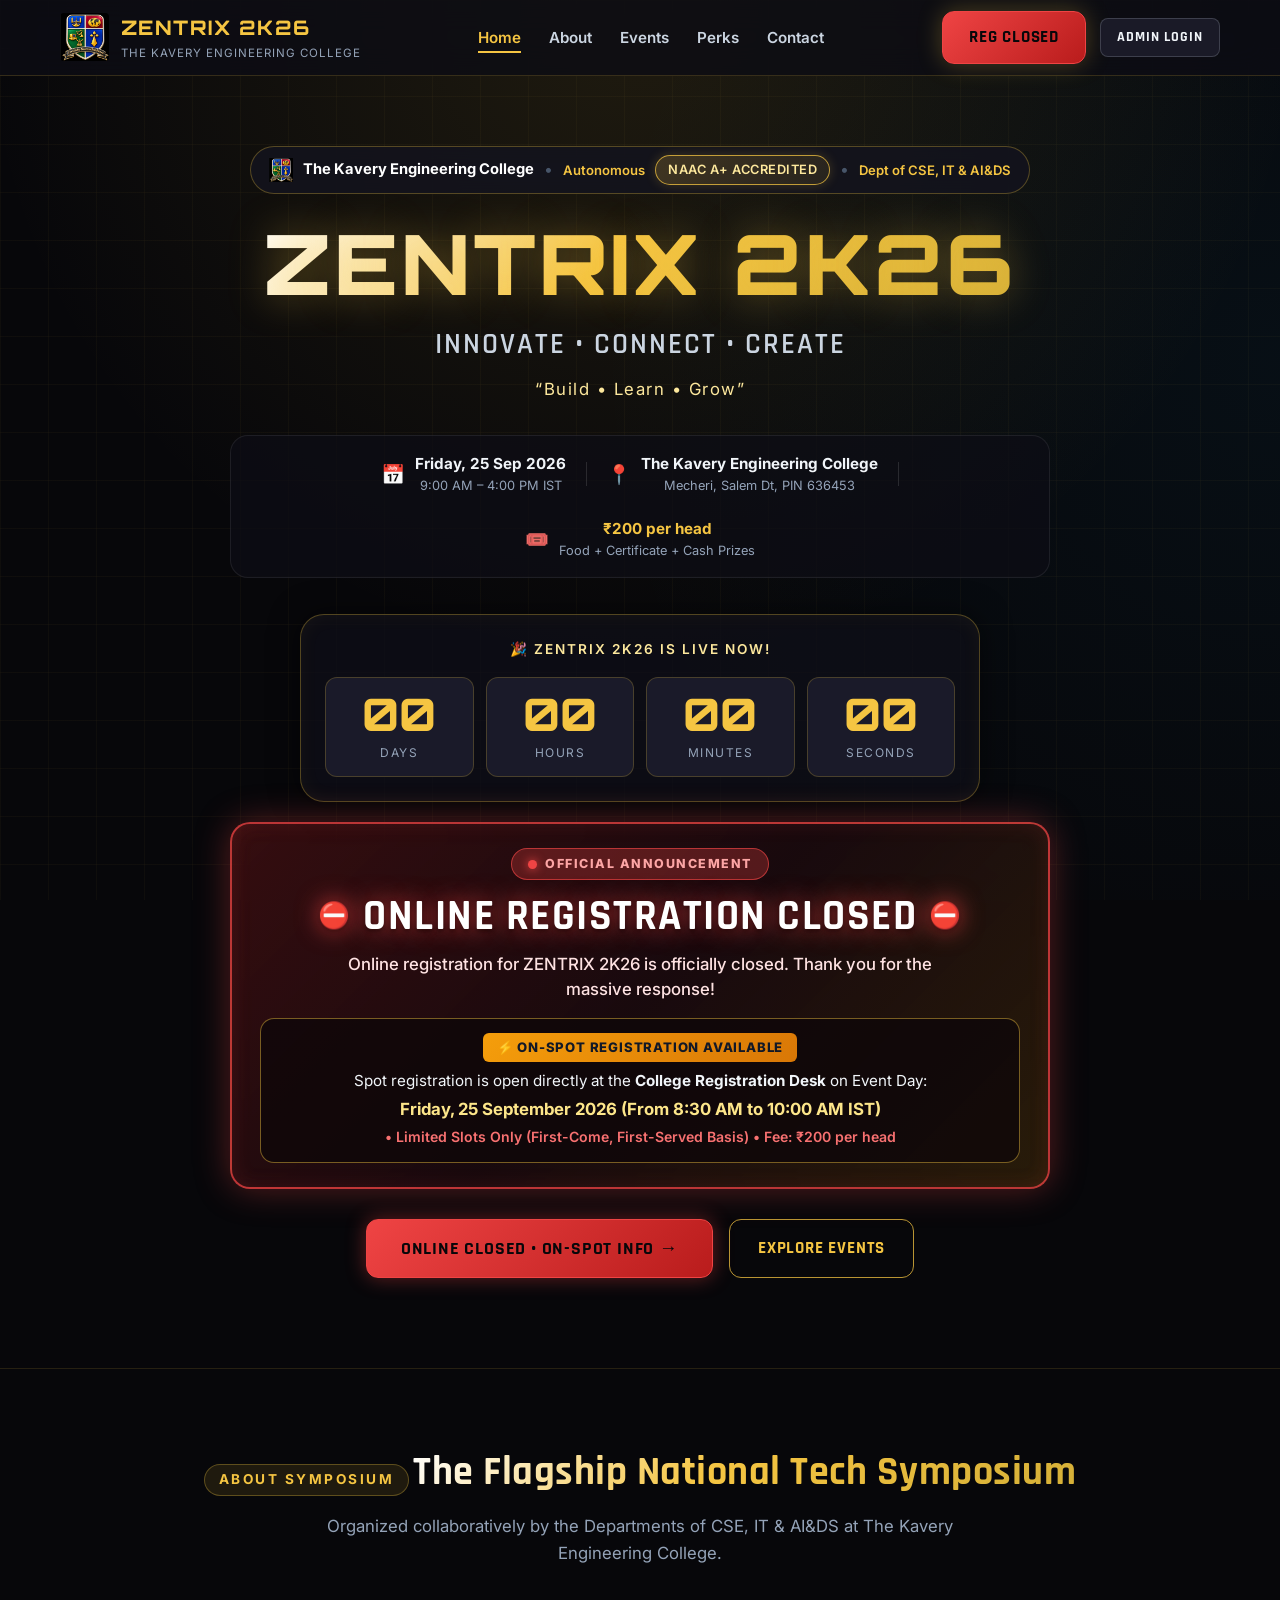
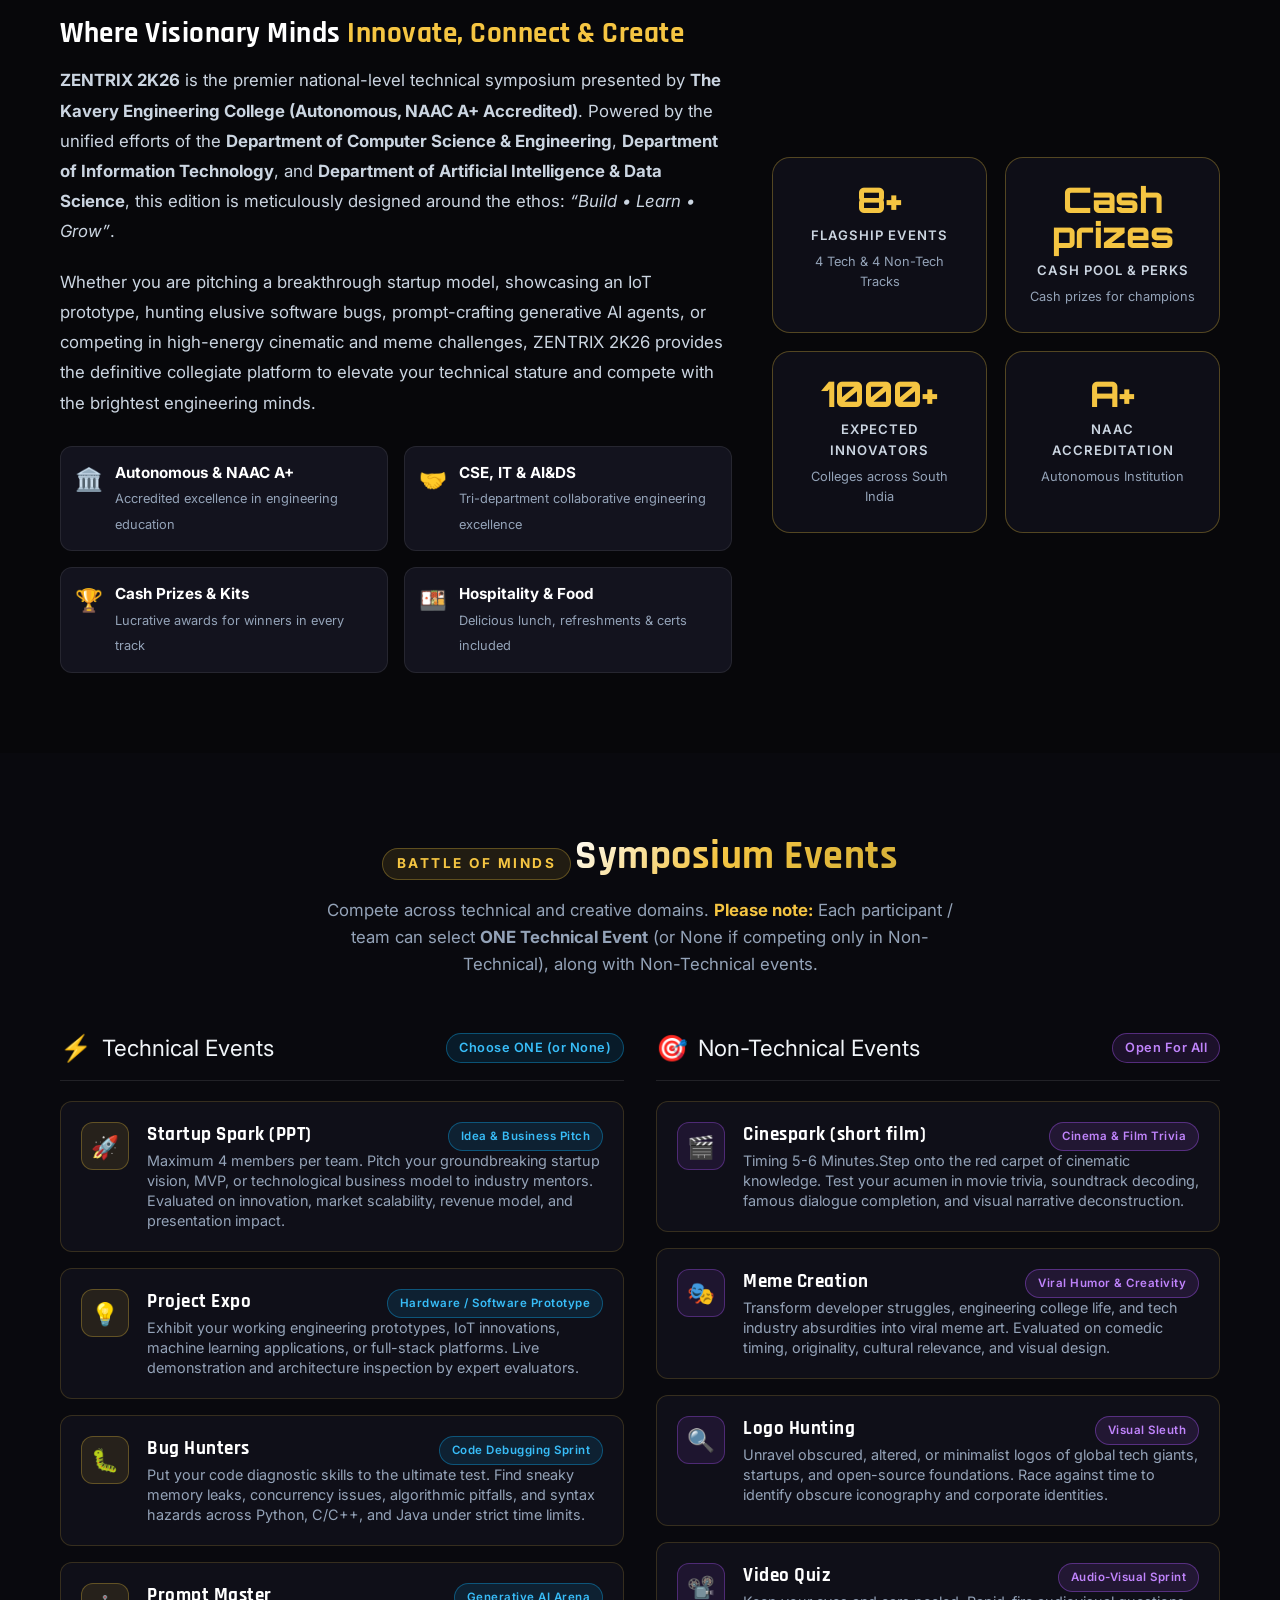
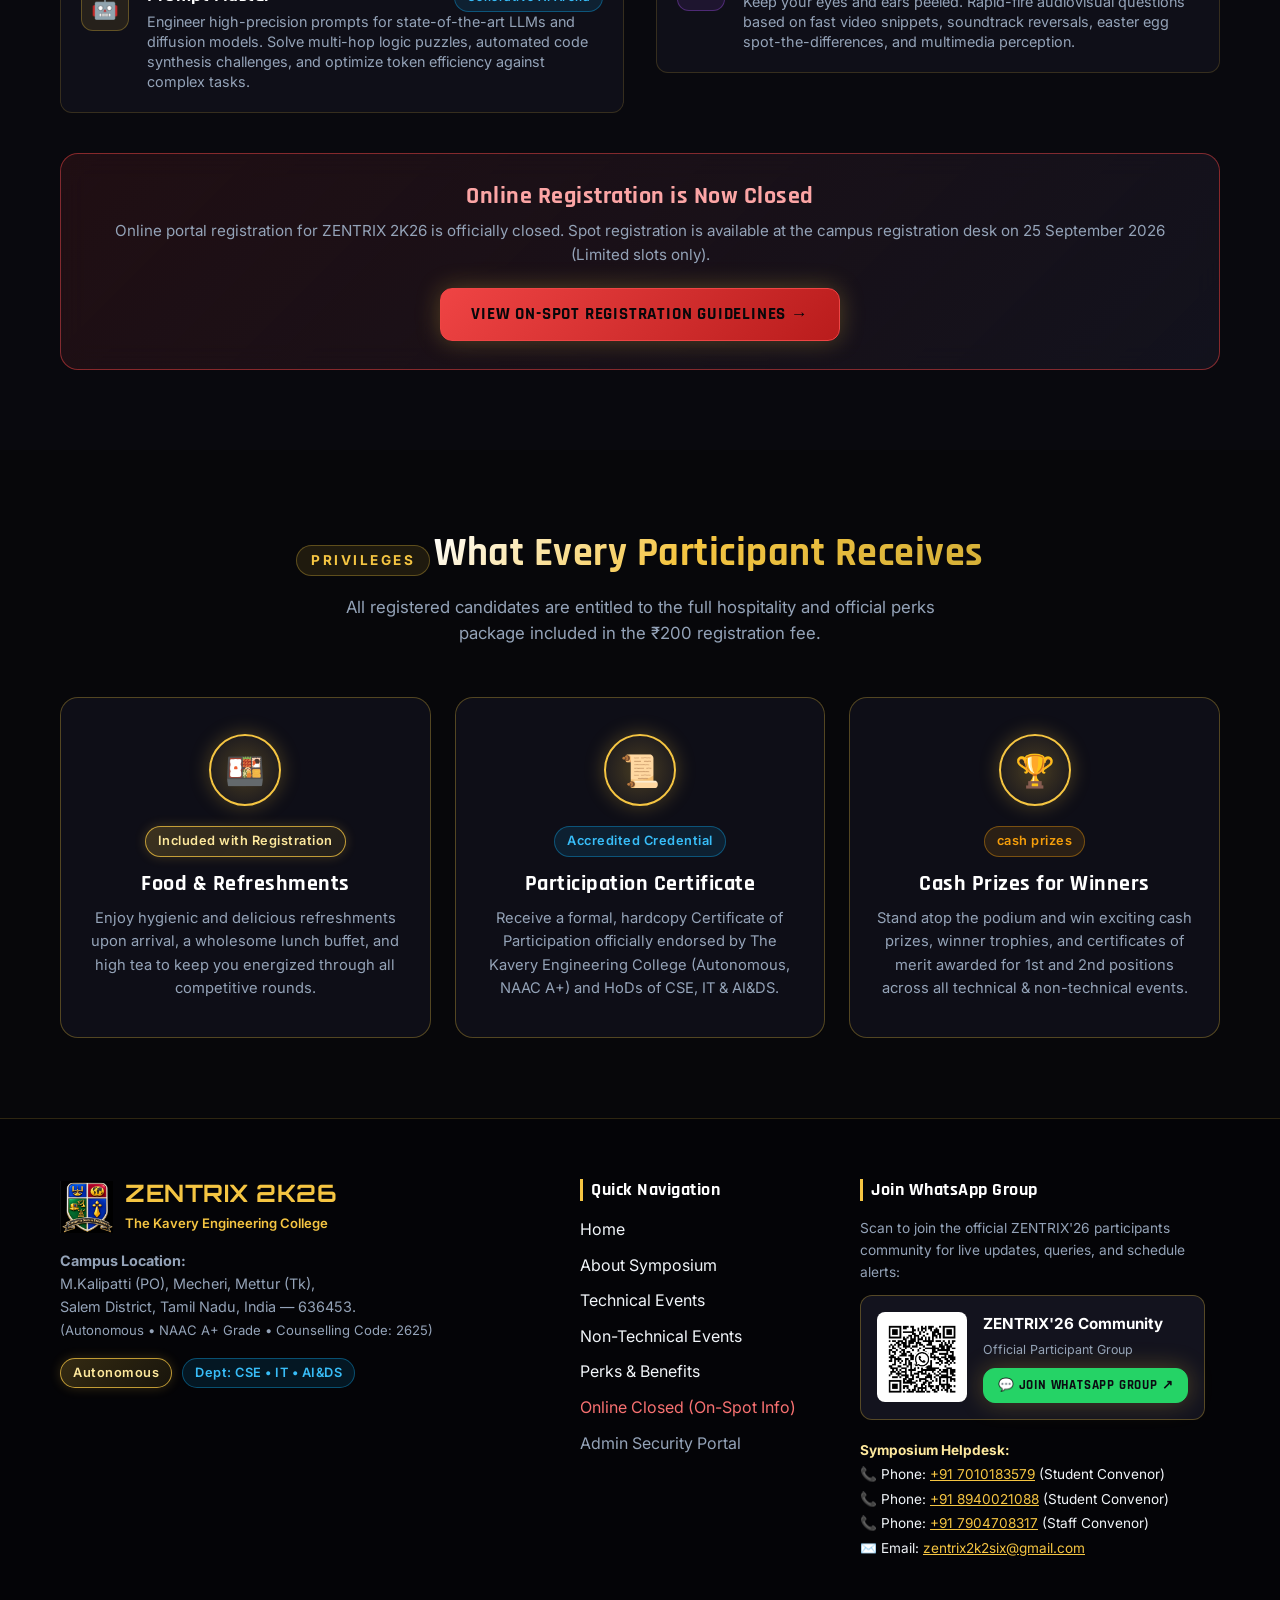
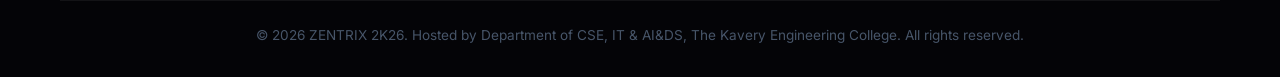
<file: index.html>
<!DOCTYPE html>
<html lang="en">

<head>
  <meta charset="UTF-8">
  <meta name="viewport" content="width=device-width, initial-scale=1.0">
  <title>ZENTRIX 2K26 — National Level Tech Symposium | The Kavery Engineering College</title>
  <meta name="description"
    content="ZENTRIX 2K26 — National Level Technical Symposium hosted by The Kavery Engineering College (Autonomous, NAAC A+), Department of CSE, IT &amp; AI&amp;DS. Friday, 25 September 2026. Register now!">
  <meta name="keywords"
    content="ZENTRIX 2K26, The Kavery Engineering College, National Tech Symposium, Mecheri, Salem, CSE, IT, AIDS, Technical Events, Paper Presentation, Project Expo, Bug Hunters, Prompt Master">
  <meta name="theme-color" content="#07070a">

  <!-- Open Graph / Facebook -->
  <meta property="og:type" content="website">
  <meta property="og:url" content="https://zentrix2k26.vercel.app/">
  <meta property="og:title" content="ZENTRIX 2K26 — National Level Technical Symposium">
  <meta property="og:description"
    content="Innovate • Connect • Create | Friday, 25 Sep 2026. Host: The Kavery Engineering College (Autonomous, NAAC A+). Cash Prizes, Food &amp; Certificates included.">
  <meta property="og:image" content="assets/og-image.png">

  <!-- Twitter -->
  <meta name="twitter:card" content="summary_large_image">
  <meta name="twitter:title" content="ZENTRIX 2K26 — The Kavery Engineering College">
  <meta name="twitter:description"
    content="National Level Technical Symposium | 25 September 2026. Register your team now!">
  <meta name="twitter:image" content="assets/og-image.png">

  <meta http-equiv="Cache-Control" content="no-cache, no-store, must-revalidate">
  <meta http-equiv="Pragma" content="no-cache">
  <meta http-equiv="Expires" content="0">

  <link rel="stylesheet" href="css/style.css?v=20260924">
  <link rel="icon" type="image/png" href="assets/favicon.png">
</head>

<body>

  <!-- ================= NAVBAR ================= -->
  <header class="navbar" id="site-header">
    <div class="container navbar-inner">
      <!-- Left: Logo & College Identity -->
      <a href="index.html" class="brand-wrap" title="ZENTRIX 2K26 — Home">
        <img src="assets/college-crest.png" alt="The Kavery Engineering College Logo" class="brand-crest">
        <div class="brand-info">
          <span class="brand-title">ZENTRIX 2K26</span>
          <span class="brand-sub">The Kavery Engineering College</span>
        </div>
      </a>

      <!-- Mobile Menu Toggle Button -->
      <button class="nav-toggle" id="nav-toggle-btn" aria-label="Toggle navigation menu" aria-expanded="false">
        ☰
      </button>

      <!-- Center: Navigation Links -->
      <nav aria-label="Main Navigation">
        <ul class="nav-links" id="nav-links">
          <li><a href="#hero" class="nav-link active">Home</a></li>
          <li><a href="#about" class="nav-link">About</a></li>
          <li><a href="#events" class="nav-link">Events</a></li>
          <li><a href="#perks" class="nav-link">Perks</a></li>
          <li><a href="#contact" class="nav-link">Contact</a></li>
          <li class="mobile-only"><a href="admin-login.html" class="nav-link text-gold" style="font-weight: 700;">🔐
              Admin Login</a></li>
        </ul>
      </nav>

      <!-- Right: Action Buttons -->
      <div class="nav-actions">
        <a href="register.html" class="btn btn-primary" id="nav-register-btn" style="background: linear-gradient(135deg, #EF4444 0%, #B91C1C 100%); border-color: #EF4444;">Reg Closed</a>
        <a href="admin-login.html" class="btn btn-admin" id="nav-admin-btn" title="Symposium Administrator Portal">Admin
          Login</a>
      </div>
    </div>
  </header>

  <main id="main-content">
    <!-- ================= HERO SECTION ================= -->
    <section id="hero" class="hero-section">
      <div class="container">
        <!-- Institution Branding Strip -->
        <div class="hero-college-strip">
          <img src="assets/college-crest.png" alt="Crest" style="height: 24px; width: auto;">
          <span class="college-name">The Kavery Engineering College</span>
          <span style="color: var(--silver-dark);">•</span>
          <span class="dept-pill">Autonomous</span>
          <span class="badge badge-naac">NAAC A+ ACCREDITED</span>
          <span style="color: var(--silver-dark);">•</span>
          <span class="dept-pill">Dept of CSE, IT &amp; AI&amp;DS</span>
        </div>

        <!-- Symposium Title -->
        <h1 class="hero-title text-gold-gradient">ZENTRIX 2K26</h1>

        <!-- Themes & Taglines -->
        <p class="hero-theme">Innovate • Connect • Create</p>
        <p class="hero-tagline">“Build • Learn • Grow”</p>

        <!-- Date, Time & Venue Strip -->
        <div class="hero-meta-bar">
          <div class="meta-item">
            <span class="meta-icon">📅</span>
            <div>
              <strong>Friday, 25 Sep 2026</strong>
              <div class="text-muted" style="font-size: 0.8rem;">9:00 AM – 4:00 PM IST</div>
            </div>
          </div>
          <div class="meta-divider"></div>
          <div class="meta-item">
            <span class="meta-icon">📍</span>
            <div>
              <strong>The Kavery Engineering College</strong>
              <div class="text-muted" style="font-size: 0.8rem;">Mecheri, Salem Dt, PIN 636453</div>
            </div>
          </div>
          <div class="meta-divider"></div>
          <div class="meta-item">
            <span class="meta-icon">🎟️</span>
            <div>
              <strong class="text-gold">₹200 per head</strong>
              <div class="text-muted" style="font-size: 0.8rem;">Food + Certificate + Cash Prizes</div>
            </div>
          </div>
        </div>

        <!-- Live Countdown Component -->
        <div class="countdown-box" id="countdown-container" aria-label="Event Countdown">
          <div class="countdown-label" id="cd-label">⚡ Symposium Starts In ⚡</div>
          <div class="countdown-grid">
            <div class="countdown-unit">
              <span class="countdown-val" id="cd-days">00</span>
              <span class="countdown-text">Days</span>
            </div>
            <div class="countdown-unit">
              <span class="countdown-val" id="cd-hours">00</span>
              <span class="countdown-text">Hours</span>
            </div>
            <div class="countdown-unit">
              <span class="countdown-val" id="cd-minutes">00</span>
              <span class="countdown-text">Minutes</span>
            </div>
            <div class="countdown-unit">
              <span class="countdown-val" id="cd-seconds">00</span>
              <span class="countdown-text">Seconds</span>
            </div>
          </div>
        </div>

        <!-- Big "Online Registration Closed" Hero Announcement Banner (Directly Below Countdown Timer) -->
        <div class="reg-closed-hero-box" id="hero-reg-closed-banner" role="alert" aria-label="Online Registration Closed Announcement">
          <div class="reg-closed-badge">
            <span class="closed-pulse-dot" aria-hidden="true"></span>
            <span>OFFICIAL ANNOUNCEMENT</span>
          </div>
          <h2 class="reg-closed-heading">
            <span class="closed-icon" aria-hidden="true">⛔</span>
            ONLINE REGISTRATION CLOSED
            <span class="closed-icon" aria-hidden="true">⛔</span>
          </h2>
          <p class="reg-closed-subtext">
            Online registration for ZENTRIX 2K26 is officially closed. Thank you for the massive response!
          </p>
          <div class="reg-closed-onspot-card">
            <div class="onspot-card-badge">⚡ ON-SPOT REGISTRATION AVAILABLE</div>
            <p class="onspot-card-text">
              Spot registration is open directly at the <strong>College Registration Desk</strong> on Event Day:
              <span class="onspot-highlight">Friday, 25 September 2026 (From 8:30 AM to 10:00 AM IST)</span>
              <span class="onspot-warn">• Limited Slots Only (First-Come, First-Served Basis) • Fee: ₹200 per head</span>
            </p>
          </div>
        </div>

        <!-- Primary Hero Actions -->
        <div class="hero-actions-wrap"
          style="display: flex; gap: 16px; justify-content: center; flex-wrap: wrap; margin-top: 10px;">
          <a href="register.html" class="btn btn-primary" style="padding: 14px 34px; font-size: 1.15rem; background: linear-gradient(135deg, #EF4444 0%, #B91C1C 100%); border-color: #EF4444; box-shadow: 0 0 20px rgba(239, 68, 68, 0.4);">
            Online Closed • On-Spot Info →
          </a>
          <a href="#events" class="btn btn-outline" style="padding: 14px 28px; font-size: 1.05rem;">
            Explore Events
          </a>
        </div>
      </div>
    </section>

    <!-- ================= ABOUT SECTION ================= -->
    <section id="about" class="section-padding" style="border-top: 1px solid rgba(212, 175, 55, 0.15);">
      <div class="container">
        <div class="section-title-wrap">
          <span class="section-subtitle">About Symposium</span>
          <h2 class="section-title text-gold-gradient">The Flagship National Tech Symposium</h2>
          <p class="section-desc">
            Organized collaboratively by the Departments of CSE, IT &amp; AI&amp;DS at The Kavery Engineering College.
          </p>
        </div>

        <div class="about-grid">
          <!-- Left Column: Story & Department highlights -->
          <div class="about-text">
            <h3 style="font-size: 1.8rem; margin-bottom: 14px; color: var(--silver-bright);">
              Where Visionary Minds <span class="text-gold">Innovate, Connect &amp; Create</span>
            </h3>
            <p>
              <strong>ZENTRIX 2K26</strong> is the premier national-level technical symposium presented by
              <strong>The Kavery Engineering College (Autonomous, NAAC A+ Accredited)</strong>. Powered by the unified
              efforts of the <strong>Department of Computer Science &amp; Engineering</strong>,
              <strong>Department of Information Technology</strong>, and <strong>Department of Artificial Intelligence
                &amp; Data Science</strong>,
              this edition is meticulously designed around the ethos: <em>“Build • Learn • Grow”</em>.
            </p>
            <p>
              Whether you are pitching a breakthrough startup model, showcasing an IoT prototype, hunting elusive
              software bugs, prompt-crafting generative AI agents, or competing in high-energy cinematic and meme
              challenges,
              ZENTRIX 2K26 provides the definitive collegiate platform to elevate your technical stature and compete
              with
              the brightest engineering minds.
            </p>

            <div class="about-highlights">
              <div class="highlight-item">
                <span class="highlight-icon">🏛️</span>
                <div class="highlight-text">
                  <strong>Autonomous &amp; NAAC A+</strong>
                  <span>Accredited excellence in engineering education</span>
                </div>
              </div>
              <div class="highlight-item">
                <span class="highlight-icon">🤝</span>
                <div class="highlight-text">
                  <strong>CSE, IT &amp; AI&amp;DS</strong>
                  <span>Tri-department collaborative engineering excellence</span>
                </div>
              </div>
              <div class="highlight-item">
                <span class="highlight-icon">🏆</span>
                <div class="highlight-text">
                  <strong>Cash Prizes &amp; Kits</strong>
                  <span>Lucrative awards for winners in every track</span>
                </div>
              </div>
              <div class="highlight-item">
                <span class="highlight-icon">🍱</span>
                <div class="highlight-text">
                  <strong>Hospitality &amp; Food</strong>
                  <span>Delicious lunch, refreshments &amp; certs included</span>
                </div>
              </div>
            </div>
          </div>

          <!-- Right Column: Key Metric Cards -->
          <div class="stats-grid">
            <div class="stat-card">
              <div class="stat-number">8+</div>
              <div class="stat-label">Flagship Events</div>
              <p class="text-muted" style="font-size: 0.8rem; margin-top: 6px;">4 Tech &amp; 4 Non-Tech Tracks</p>
            </div>

            <div class="stat-card">
              <div class="stat-number">Cash prizes</div>
              <div class="stat-label">Cash Pool &amp; Perks</div>
              <p class="text-muted" style="font-size: 0.8rem; margin-top: 6px;">Cash prizes for champions</p>
            </div>

            <div class="stat-card">
              <div class="stat-number">1000+</div>
              <div class="stat-label">Expected Innovators</div>
              <p class="text-muted" style="font-size: 0.8rem; margin-top: 6px;">Colleges across South India</p>
            </div>

            <div class="stat-card">
              <div class="stat-number">A+</div>
              <div class="stat-label">NAAC Accreditation</div>
              <p class="text-muted" style="font-size: 0.8rem; margin-top: 6px;">Autonomous Institution</p>
            </div>
          </div>
        </div>
      </div>
    </section>

    <!-- ================= EVENTS SECTION ================= -->
    <section id="events" class="section-padding" style="background: rgba(10, 10, 16, 0.7);">
      <div class="container">
        <div class="section-title-wrap">
          <span class="section-subtitle">Battle of Minds</span>
          <h2 class="section-title text-gold-gradient">Symposium Events</h2>
          <p class="section-desc">
            Compete across technical and creative domains.
            <strong class="text-gold">Please note:</strong> Each participant / team can select
            <strong>ONE Technical Event</strong> (or None if competing only in Non-Technical), along with Non-Technical events.
          </p>
        </div>

        <div class="events-category-grid">
          <!-- COLUMN 1: TECHNICAL EVENTS -->
          <div class="event-column">
            <div class="event-col-header">
              <div class="event-col-title">
                <span style="font-size: 1.6rem;">⚡</span>
                <span>Technical Events</span>
              </div>
              <span class="badge badge-tech">Choose ONE (or None)</span>
            </div>

            <div class="event-list">
              <!-- Event 1: Startup Spark -->
              <div class="event-card">
                <div class="event-icon-box" title="Startup Spark">🚀</div>
                <div class="event-details">
                  <div
                    style="display: flex; justify-content: space-between; align-items: baseline; flex-wrap: wrap; gap: 6px;">
                    <h3 class="event-name">Startup Spark (PPT)</h3>
                    <span class="badge badge-tech" style="font-size: 0.72rem;">Idea &amp; Business Pitch</span>
                  </div>
                  <p class="event-desc">
                    Maximum 4 members per team. Pitch your groundbreaking startup vision, MVP, or technological business
                    model to
                    industry
                    mentors. Evaluated on innovation, market scalability, revenue model, and presentation impact.
                  </p>
                </div>
              </div>

              <!-- Event 2: Project Expo -->
              <div class="event-card">
                <div class="event-icon-box" title="Project Expo">💡</div>
                <div class="event-details">
                  <div
                    style="display: flex; justify-content: space-between; align-items: baseline; flex-wrap: wrap; gap: 6px;">
                    <h3 class="event-name">Project Expo</h3>
                    <span class="badge badge-tech" style="font-size: 0.72rem;">Hardware / Software Prototype</span>
                  </div>
                  <p class="event-desc">
                    Exhibit your working engineering prototypes, IoT innovations, machine learning applications, or
                    full-stack platforms. Live demonstration and architecture inspection by expert evaluators.
                  </p>
                </div>
              </div>

              <!-- Event 3: Bug Hunters -->
              <div class="event-card">
                <div class="event-icon-box" title="Bug Hunters">🐛</div>
                <div class="event-details">
                  <div
                    style="display: flex; justify-content: space-between; align-items: baseline; flex-wrap: wrap; gap: 6px;">
                    <h3 class="event-name">Bug Hunters</h3>
                    <span class="badge badge-tech" style="font-size: 0.72rem;">Code Debugging Sprint</span>
                  </div>
                  <p class="event-desc">
                    Put your code diagnostic skills to the ultimate test. Find sneaky memory leaks, concurrency issues,
                    algorithmic pitfalls, and syntax hazards across Python, C/C++, and Java under strict time limits.
                  </p>
                </div>
              </div>

              <!-- Event 4: Prompt Master -->
              <div class="event-card">
                <div class="event-icon-box" title="Prompt Master">🤖</div>
                <div class="event-details">
                  <div
                    style="display: flex; justify-content: space-between; align-items: baseline; flex-wrap: wrap; gap: 6px;">
                    <h3 class="event-name">Prompt Master</h3>
                    <span class="badge badge-tech" style="font-size: 0.72rem;">Generative AI Arena</span>
                  </div>
                  <p class="event-desc">
                    Engineer high-precision prompts for state-of-the-art LLMs and diffusion models. Solve multi-hop
                    logic
                    puzzles, automated code synthesis challenges, and optimize token efficiency against complex tasks.
                  </p>
                </div>
              </div>
            </div>
          </div>

          <!-- COLUMN 2: NON-TECHNICAL EVENTS -->
          <div class="event-column">
            <div class="event-col-header">
              <div class="event-col-title">
                <span style="font-size: 1.6rem;">🎯</span>
                <span>Non-Technical Events</span>
              </div>
              <span class="badge badge-nontech">Open For All</span>
            </div>

            <div class="event-list">
              <!-- Event 1: Cinespark -->
              <div class="event-card">
                <div class="event-icon-box"
                  style="background: rgba(168, 85, 247, 0.1); border-color: rgba(168, 85, 247, 0.35); color: #C084FC;"
                  title="Cinespark">🎬</div>
                <div class="event-details">
                  <div
                    style="display: flex; justify-content: space-between; align-items: baseline; flex-wrap: wrap; gap: 6px;">
                    <h3 class="event-name">Cinespark (short film)</h3>
                    <span class="badge badge-nontech" style="font-size: 0.72rem;">Cinema &amp; Film Trivia</span>
                  </div>
                  <p class="event-desc">
                    Timing 5-6 Minutes.Step onto the red carpet of cinematic knowledge. Test your acumen in movie
                    trivia, soundtrack
                    decoding, famous dialogue completion, and visual narrative deconstruction.
                  </p>
                </div>
              </div>

              <!-- Event 2: Meme Creation -->
              <div class="event-card">
                <div class="event-icon-box"
                  style="background: rgba(168, 85, 247, 0.1); border-color: rgba(168, 85, 247, 0.35); color: #C084FC;"
                  title="Meme Creation">🎭</div>
                <div class="event-details">
                  <div
                    style="display: flex; justify-content: space-between; align-items: baseline; flex-wrap: wrap; gap: 6px;">
                    <h3 class="event-name">Meme Creation</h3>
                    <span class="badge badge-nontech" style="font-size: 0.72rem;">Viral Humor &amp; Creativity</span>
                  </div>
                  <p class="event-desc">
                    Transform developer struggles, engineering college life, and tech industry absurdities into viral
                    meme
                    art. Evaluated on comedic timing, originality, cultural relevance, and visual design.
                  </p>
                </div>
              </div>

              <!-- Event 3: Logo Hunting -->
              <div class="event-card">
                <div class="event-icon-box"
                  style="background: rgba(168, 85, 247, 0.1); border-color: rgba(168, 85, 247, 0.35); color: #C084FC;"
                  title="Logo Hunting">🔍</div>
                <div class="event-details">
                  <div
                    style="display: flex; justify-content: space-between; align-items: baseline; flex-wrap: wrap; gap: 6px;">
                    <h3 class="event-name">Logo Hunting</h3>
                    <span class="badge badge-nontech" style="font-size: 0.72rem;">Visual Sleuth</span>
                  </div>
                  <p class="event-desc">
                    Unravel obscured, altered, or minimalist logos of global tech giants, startups, and open-source
                    foundations.
                    Race against time to identify obscure iconography and corporate identities.
                  </p>
                </div>
              </div>

              <!-- Event 4: Video Quiz -->
              <div class="event-card">
                <div class="event-icon-box"
                  style="background: rgba(168, 85, 247, 0.1); border-color: rgba(168, 85, 247, 0.35); color: #C084FC;"
                  title="Video Quiz">📽️</div>
                <div class="event-details">
                  <div
                    style="display: flex; justify-content: space-between; align-items: baseline; flex-wrap: wrap; gap: 6px;">
                    <h3 class="event-name">Video Quiz</h3>
                    <span class="badge badge-nontech" style="font-size: 0.72rem;">Audio-Visual Sprint</span>
                  </div>
                  <p class="event-desc">
                    Keep your eyes and ears peeled. Rapid-fire audiovisual questions based on fast video snippets,
                    soundtrack reversals, easter egg spot-the-differences, and multimedia perception.
                  </p>
                </div>
              </div>
            </div>
          </div>
        </div>

        <!-- Call to Action strip below events -->
        <div class="card"
          style="margin-top: 40px; text-align: center; border-color: rgba(239, 68, 68, 0.5); background: linear-gradient(135deg, rgba(239, 68, 68, 0.1) 0%, rgba(19, 19, 30, 0.95) 100%);">
          <h3 style="font-size: 1.5rem; margin-bottom: 8px; color: #FCA5A5;">
            Online Registration is Now Closed
          </h3>
          <p class="text-muted" style="margin-bottom: 20px; font-size: 0.95rem;">
            Online portal registration for ZENTRIX 2K26 is officially closed. Spot registration is available at the campus registration desk on 25 September 2026 (Limited slots only).
          </p>
          <a href="register.html" class="btn btn-primary" style="padding: 12px 30px; background: linear-gradient(135deg, #EF4444 0%, #B91C1C 100%); border-color: #EF4444;">
            View On-Spot Registration Guidelines →
          </a>
        </div>
      </div>
    </section>

    <!-- ================= PERKS SECTION ================= -->
    <section id="perks" class="section-padding">
      <div class="container">
        <div class="section-title-wrap">
          <span class="section-subtitle">Privileges</span>
          <h2 class="section-title text-gold-gradient">What Every Participant Receives</h2>
          <p class="section-desc">
            All registered candidates are entitled to the full hospitality and official perks package included in the
            ₹200 registration fee.
          </p>
        </div>

        <div class="perks-grid">
          <!-- Perk 1: Food & Refreshments -->
          <div class="card perk-card">
            <div class="perk-icon" title="Food & Refreshments">🍱</div>
            <span class="badge badge-naac" style="margin-bottom: 14px;">Included with Registration</span>
            <h3 class="perk-title">Food &amp; Refreshments</h3>
            <p class="perk-desc">
              Enjoy hygienic and delicious refreshments upon arrival, a wholesome lunch buffet, and high tea to keep you
              energized through all competitive rounds.
            </p>
          </div>

          <!-- Perk 2: Participation Certificate -->
          <div class="card perk-card">
            <div class="perk-icon" title="Participation Certificate">📜</div>
            <span class="badge badge-tech" style="margin-bottom: 14px;">Accredited Credential</span>
            <h3 class="perk-title">Participation Certificate</h3>
            <p class="perk-desc">
              Receive a formal, hardcopy Certificate of Participation officially endorsed by The Kavery Engineering
              College (Autonomous, NAAC A+) and HoDs of CSE, IT &amp; AI&amp;DS.
            </p>
          </div>

          <!-- Perk 3: Cash Prize for Winners -->
          <div class="card perk-card">
            <div class="perk-icon" title="Cash Prize for Winners">🏆</div>
            <span class="badge badge-warning" style="margin-bottom: 14px;">cash prizes</span>
            <h3 class="perk-title">Cash Prizes for Winners</h3>
            <p class="perk-desc">
              Stand atop the podium and win exciting cash prizes, winner trophies, and certificates of merit awarded for
              1st and 2nd positions across all technical &amp; non-technical events.
            </p>
          </div>
        </div>
      </div>
    </section>
  </main>

  <!-- ================= FOOTER ================= -->
  <footer class="footer" id="contact">
    <div class="container">
      <div class="footer-grid">
        <!-- Col 1: Brand & Institution -->
        <div class="footer-brand">
          <div style="display: flex; align-items: center; gap: 12px; margin-bottom: 14px;">
            <img src="assets/college-crest.png" alt="The Kavery Engineering College Logo"
              style="height: 52px; width: auto;">
            <div>
              <h3 style="margin-bottom: 2px;">ZENTRIX 2K26</h3>
              <span class="text-gold" style="font-size: 0.82rem; font-weight: 600;">The Kavery Engineering
                College</span>
            </div>
          </div>
          <p class="footer-address">
            <strong>Campus Location:</strong><br>
            M.Kalipatti (PO), Mecheri, Mettur (Tk),<br>
            Salem District, Tamil Nadu, India — 636453.<br>
            <span class="text-muted" style="font-size: 0.82rem;">(Autonomous • NAAC A+ Grade • Counselling Code:
              2625)</span>
          </p>
          <div style="display: flex; gap: 10px; flex-wrap: wrap;">
            <span class="badge badge-naac">Autonomous</span>
            <span class="badge badge-tech">Dept: CSE • IT • AI&amp;DS</span>
          </div>
        </div>

        <!-- Col 2: Quick Links -->
        <div class="footer-links">
          <h4>Quick Navigation</h4>
          <ul class="footer-link-list">
            <li><a href="#hero">Home</a></li>
            <li><a href="#about">About Symposium</a></li>
            <li><a href="#events">Technical Events</a></li>
            <li><a href="#events">Non-Technical Events</a></li>
            <li><a href="#perks">Perks &amp; Benefits</a></li>
            <li><a href="register.html" class="text-gold" style="color: #F87171;">Online Closed (On-Spot Info)</a></li>
            <li><a href="admin-login.html" class="text-muted">Admin Security Portal</a></li>
          </ul>
        </div>

        <!-- Col 3: WhatsApp Community & Helpdesk -->
        <div class="footer-contact">
          <h4>Join WhatsApp Group</h4>
          <p class="text-muted" style="font-size: 0.86rem; margin-bottom: 12px;">
            Scan to join the official ZENTRIX'26 participants community for live updates, queries, and schedule alerts:
          </p>

          <div class="footer-qr-card">
            <img src="assets/whatsapp-qr.png" alt="ZENTRIX'26 WhatsApp Group QR Code" class="footer-qr-img">
            <div>
              <strong style="display: block; font-size: 0.95rem; color: #FFF; margin-bottom: 4px;">ZENTRIX'26
                Community</strong>
              <span class="text-muted" style="display: block; font-size: 0.78rem; margin-bottom: 8px;">Official
                Participant Group</span>
              <a href="https://chat.whatsapp.com/EAyCJCpGljE58YpA4cRGHy" target="_blank" rel="noopener noreferrer"
                class="btn btn-primary"
                style="padding: 6px 14px; font-size: 0.8rem; background: #25D366; color: #0B0B12; border-color: #25D366; font-weight: 700;">
                💬 Join WhatsApp Group ↗
              </a>
            </div>
          </div>

          <div style="margin-top: 18px; font-size: 0.85rem; line-height: 1.8;">
            <strong style="color: var(--gold-light);">Symposium Helpdesk:</strong><br>
            📞 Phone: <a href="tel:+917010183579" class="text-gold" style="text-decoration: underline;">+91
              7010183579</a> (Student Convenor)<br>
            📞 Phone: <a href="tel:+918940021088" class="text-gold" style="text-decoration: underline;">+91
              8940021088</a> (Student Convenor)<br>
            📞 Phone: <a href="tel:+917904708317" class="text-gold" style="text-decoration: underline;">+91
              7904708317</a> (Staff Convenor)<br>
            ✉️ Email: <a href="mailto:zentrix2k2six@gmail.com" class="text-gold"
              style="text-decoration: underline;">zentrix2k2six@gmail.com</a>
          </div>
        </div>
      </div>

      <div class="footer-bottom">
        <p>© 2026 ZENTRIX 2K26. Hosted by Department of CSE, IT &amp; AI&amp;DS, The Kavery Engineering College. All
          rights reserved.</p>
      </div>
    </div>
  </footer>

  <script type="module" src="js/main.js?v=20260924"></script>
  <script type="module" src="js/countdown.js?v=20260924"></script>
</body>

</html>
</file>
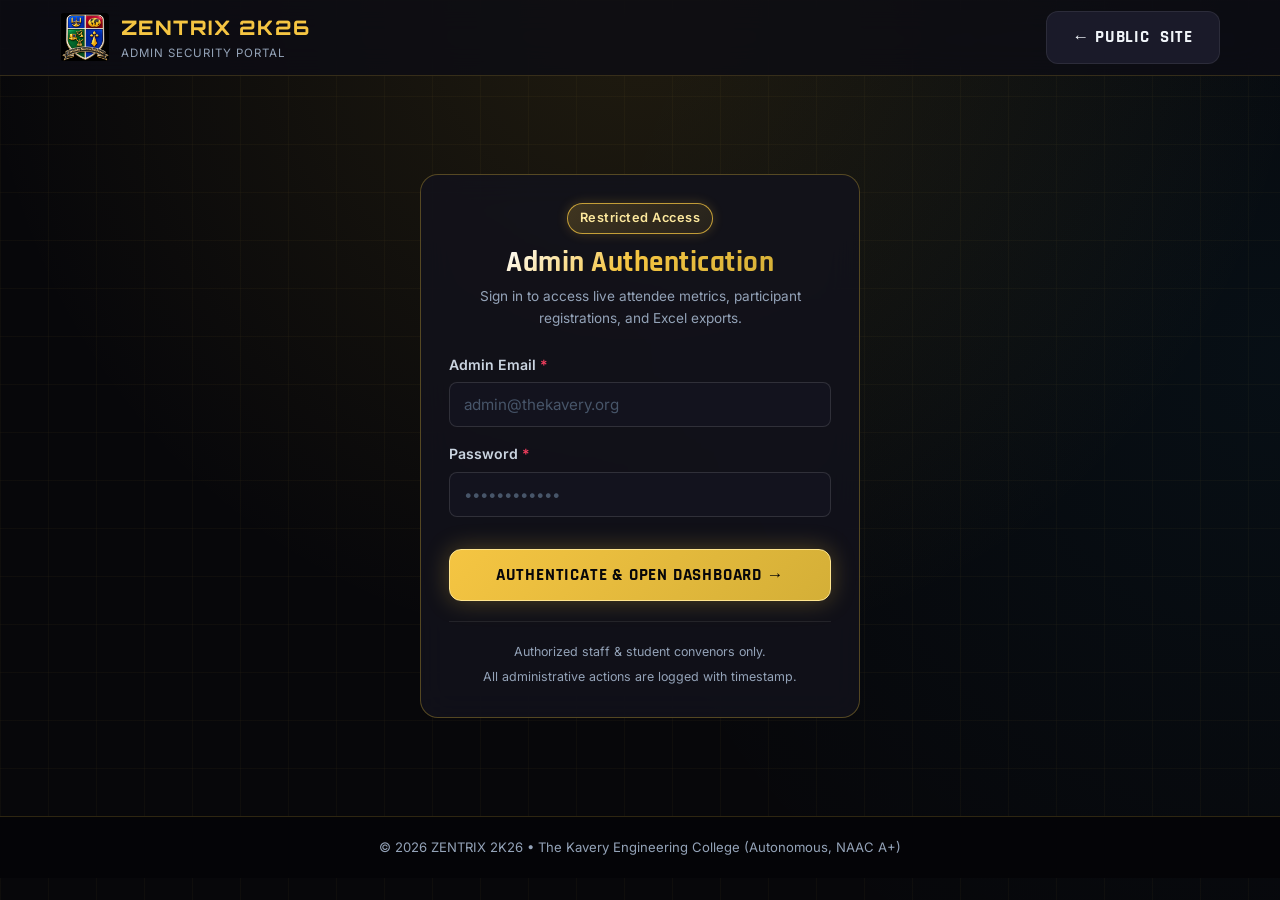
<file: admin-dashboard.html>
<!DOCTYPE html>
<html lang="en">
<head>
  <meta charset="UTF-8">
  <meta name="viewport" content="width=device-width, initial-scale=1.0">
  <title>Admin Dashboard | ZENTRIX 2K26</title>
  <meta name="description" content="Symposium Administration Dashboard: participant management, real-time analytics, and data export.">
  <link rel="stylesheet" href="css/style.css">
  <link rel="icon" type="image/png" href="assets/favicon.png">
  <!-- SheetJS for Client-Side Excel Export -->
  <script src="https://cdn.sheetjs.com/xlsx-0.20.1/package/dist/xlsx.full.min.js"></script>
</head>
<body style="background-color: var(--bg-primary);">

  <!-- ================= ADMIN NAVBAR ================= -->
  <header class="navbar" style="border-bottom: 1px solid var(--gold-border);">
    <div class="container navbar-inner">
      <div class="brand-wrap">
        <img src="assets/college-crest.png" alt="Crest" class="brand-crest">
        <div class="brand-info">
          <span class="brand-title">ZENTRIX 2026 • ADMIN DASHBOARD</span>
          <span class="brand-sub">The Kavery Engineering College (NAAC A+)</span>
        </div>
      </div>

      <div class="nav-actions admin-header-actions">
        <span id="admin-user-display" class="badge badge-naac desktop-only" style="font-size: 0.8rem;">
          Admin: Authenticated
        </span>
        <button id="refresh-data-btn" class="btn btn-admin" title="Reload fresh data from database">
          🔄 Refresh
        </button>
        <button id="export-excel-btn" class="btn btn-primary" style="font-size: 0.85rem; padding: 7px 14px;" title="Export filtered rows to Excel">
          📊 Export
        </button>
        <a href="index.html" class="btn btn-secondary desktop-only" style="font-size: 0.82rem; padding: 7px 12px;">Public Site</a>
        <button id="admin-logout-btn" class="btn btn-danger" style="font-size: 0.82rem; padding: 7px 10px;">Logout</button>
      </div>
    </div>
  </header>

  <!-- ================= DASHBOARD MAIN ================= -->
  <main class="container section-padding" id="dashboard-content" style="padding-top: 36px;">

    <!-- Dashboard Title -->
    <div style="display: flex; justify-content: space-between; align-items: flex-end; flex-wrap: wrap; gap: 14px; margin-bottom: 28px;">
      <div>
        <span class="section-subtitle">Symposium Analytics</span>
        <h1 class="section-title text-gold-gradient" style="margin-bottom: 4px; font-size: 2.2rem;">
          Registration Management
        </h1>
        <p class="text-muted" style="font-size: 0.92rem; margin: 0;">
          Live participant attendance, revenue calculation, track distribution, and team breakdown.
        </p>
      </div>
      <div id="last-updated-text" class="text-muted" style="font-size: 0.8rem;">
        Last updated: Just now
      </div>
    </div>

    <!-- ================= SUMMARY METRIC CARDS ================= -->
    <div style="display: grid; grid-template-columns: repeat(auto-fit, minmax(220px, 1fr)); gap: 18px; margin-bottom: 32px;">
      
      <!-- Card 1: Total Registrations -->
      <div class="card" style="padding: 20px; border-color: var(--gold-border-bright);">
        <div style="display: flex; justify-content: space-between; align-items: center; margin-bottom: 8px;">
          <span class="text-muted" style="font-size: 0.82rem; text-transform: uppercase; letter-spacing: 1px;">Total Teams / Regs</span>
          <span style="font-size: 1.4rem;">📋</span>
        </div>
        <div class="stat-number" id="metric-total-regs">0</div>
        <div class="text-muted" style="font-size: 0.76rem;">Registered submissions</div>
      </div>

      <!-- Card 2: Total Participants (True Headcount) -->
      <div class="card" style="padding: 20px; border-color: #38BDF8; background: rgba(14, 165, 233, 0.05);">
        <div style="display: flex; justify-content: space-between; align-items: center; margin-bottom: 8px;">
          <span style="font-size: 0.82rem; text-transform: uppercase; letter-spacing: 1px; color: #38BDF8;">Total Participants</span>
          <span style="font-size: 1.4rem;">👥</span>
        </div>
        <div class="stat-number" id="metric-total-participants" style="color: #38BDF8;">0</div>
        <div class="text-muted" style="font-size: 0.76rem;">True attendee headcount</div>
      </div>

      <!-- Card 3: Solo vs Team Registrations -->
      <div class="card" style="padding: 20px;">
        <div style="display: flex; justify-content: space-between; align-items: center; margin-bottom: 8px;">
          <span class="text-muted" style="font-size: 0.82rem; text-transform: uppercase; letter-spacing: 1px;">Solo / Team</span>
          <span style="font-size: 1.4rem;">🎯</span>
        </div>
        <div style="display: flex; align-items: baseline; gap: 12px;">
          <div>
            <span class="stat-number" id="metric-solo-regs" style="font-size: 1.8rem; color: #FFF;">0</span>
            <span class="text-muted" style="font-size: 0.72rem; display: block;">Solo</span>
          </div>
          <span style="color: var(--silver-dark);">/</span>
          <div>
            <span class="stat-number" id="metric-team-regs" style="font-size: 1.8rem; color: var(--gold-primary);">0</span>
            <span class="text-muted" style="font-size: 0.72rem; display: block;">Teams</span>
          </div>
        </div>
      </div>

      <!-- Card 4: Total Revenue -->
      <div class="card" style="padding: 20px; border-color: var(--color-success); background: rgba(16, 185, 129, 0.05);">
        <div style="display: flex; justify-content: space-between; align-items: center; margin-bottom: 8px;">
          <span style="font-size: 0.82rem; text-transform: uppercase; letter-spacing: 1px; color: var(--color-success);">Total Collection</span>
          <span style="font-size: 1.4rem;">💰</span>
        </div>
        <div class="stat-number" id="metric-total-revenue" style="color: var(--color-success);">₹0</div>
        <div class="text-muted" style="font-size: 0.76rem;">₹200 × total participants</div>
      </div>
    </div>

    <!-- Per-Event Live Registration Count Cards -->
    <div style="margin-bottom: 32px;">
      <h3 style="font-size: 1.15rem; color: var(--gold-light); margin-bottom: 14px; display: flex; align-items: center; gap: 8px;">
        <span>⚡</span>
        <span>Technical Tracks Breakdown</span>
      </h3>
      <div style="display: grid; grid-template-columns: repeat(auto-fit, minmax(200px, 1fr)); gap: 14px;">
        
        <div class="card" style="padding: 16px;">
          <div style="display: flex; justify-content: space-between; align-items: center;">
            <strong style="color: #FFF; font-size: 0.95rem;">🚀 Startup Spark</strong>
            <span class="badge badge-tech" id="count-startup-spark">0</span>
          </div>
          <div class="text-muted" style="font-size: 0.75rem; margin-top: 4px;">Idea pitch track</div>
        </div>

        <div class="card" style="padding: 16px;">
          <div style="display: flex; justify-content: space-between; align-items: center;">
            <strong style="color: #FFF; font-size: 0.95rem;">💡 Project Expo</strong>
            <span class="badge badge-tech" id="count-project-expo">0</span>
          </div>
          <div class="text-muted" style="font-size: 0.75rem; margin-top: 4px;">Prototypes track</div>
        </div>

        <div class="card" style="padding: 16px;">
          <div style="display: flex; justify-content: space-between; align-items: center;">
            <strong style="color: #FFF; font-size: 0.95rem;">🐛 Bug Hunters</strong>
            <span class="badge badge-tech" id="count-bug-hunters">0</span>
          </div>
          <div class="text-muted" style="font-size: 0.75rem; margin-top: 4px;">Debugging sprint</div>
        </div>

        <div class="card" style="padding: 16px;">
          <div style="display: flex; justify-content: space-between; align-items: center;">
            <strong style="color: #FFF; font-size: 0.95rem;">🤖 Prompt Master</strong>
            <span class="badge badge-tech" id="count-prompt-master">0</span>
          </div>
          <div class="text-muted" style="font-size: 0.75rem; margin-top: 4px;">Generative AI track</div>
        </div>

      </div>
    </div>

    <!-- Non-Technical Tracks Live Registration Count Cards -->
    <div style="margin-bottom: 32px;">
      <h3 style="font-size: 1.15rem; color: #C084FC; margin-bottom: 14px; display: flex; align-items: center; gap: 8px;">
        <span>🎨</span>
        <span>Non-Technical Tracks Breakdown</span>
      </h3>
      <div style="display: grid; grid-template-columns: repeat(auto-fit, minmax(200px, 1fr)); gap: 14px;">
        
        <div class="card" style="padding: 16px; border-color: rgba(168, 85, 247, 0.3); background: rgba(168, 85, 247, 0.03);">
          <div style="display: flex; justify-content: space-between; align-items: center;">
            <strong style="color: #FFF; font-size: 0.95rem;">🎬 Cinespark</strong>
            <span class="badge badge-nontech" id="count-cinespark">0</span>
          </div>
          <div class="text-muted" style="font-size: 0.75rem; margin-top: 4px;">Short film &amp; cinema track</div>
        </div>

        <div class="card" style="padding: 16px; border-color: rgba(168, 85, 247, 0.3); background: rgba(168, 85, 247, 0.03);">
          <div style="display: flex; justify-content: space-between; align-items: center;">
            <strong style="color: #FFF; font-size: 0.95rem;">🎭 Meme Creation</strong>
            <span class="badge badge-nontech" id="count-meme-creation">0</span>
          </div>
          <div class="text-muted" style="font-size: 0.75rem; margin-top: 4px;">Humor &amp; creative design</div>
        </div>

        <div class="card" style="padding: 16px; border-color: rgba(168, 85, 247, 0.3); background: rgba(168, 85, 247, 0.03);">
          <div style="display: flex; justify-content: space-between; align-items: center;">
            <strong style="color: #FFF; font-size: 0.95rem;">🔍 Logo Hunting</strong>
            <span class="badge badge-nontech" id="count-logo-hunting">0</span>
          </div>
          <div class="text-muted" style="font-size: 0.75rem; margin-top: 4px;">Brand clues &amp; visual hunt</div>
        </div>

        <div class="card" style="padding: 16px; border-color: rgba(168, 85, 247, 0.3); background: rgba(168, 85, 247, 0.03);">
          <div style="display: flex; justify-content: space-between; align-items: center;">
            <strong style="color: #FFF; font-size: 0.95rem;">❓ Video Quiz</strong>
            <span class="badge badge-nontech" id="count-video-quiz">0</span>
          </div>
          <div class="text-muted" style="font-size: 0.75rem; margin-top: 4px;">Multimedia audio-visual quiz</div>
        </div>

      </div>
    </div>

    <!-- ================= FILTER BAR ================= -->
    <div class="card" style="padding: 20px; margin-bottom: 24px; border-color: rgba(255, 255, 255, 0.1);">
      <div id="filter-bar-grid">
        
        <!-- Search Input -->
        <div class="form-group" style="margin-bottom: 0;">
          <input type="text" id="filter-search" class="form-control" placeholder="🔍 Search Name, Reg No, or Email...">
        </div>

        <!-- Technical Event Filter -->
        <div class="form-group" style="margin-bottom: 0;">
          <select id="filter-event" class="form-control">
            <option value="">All Technical Events</option>
            <option value="Startup Spark">Startup Spark</option>
            <option value="Project Expo">Project Expo</option>
            <option value="Bug Hunters">Bug Hunters</option>
            <option value="Prompt Master">Prompt Master</option>
            <option value="None">None (Non-Tech Only)</option>
          </select>
        </div>

        <!-- Non-Technical Event Filter -->
        <div class="form-group" style="margin-bottom: 0;">
          <select id="filter-nontech" class="form-control" style="border-color: rgba(168, 85, 247, 0.4);">
            <option value="">All Non-Tech Events</option>
            <option value="Cinespark">Cinespark</option>
            <option value="Meme Creation">Meme Creation</option>
            <option value="Logo Hunting">Logo Hunting</option>
            <option value="Video Quiz">Video Quiz</option>
          </select>
        </div>

        <!-- Department Filter -->
        <div class="form-group" style="margin-bottom: 0;">
          <select id="filter-dept" class="form-control">
            <option value="">All Departments</option>
            <option value="CSE">CSE</option>
            <option value="IT">IT</option>
            <option value="AI&DS">AI &amp; DS</option>
            <option value="ECE">ECE</option>
            <option value="EEE">EEE</option>
            <option value="MECH">MECH</option>
            <option value="CIVIL">CIVIL</option>
            <option value="MCA">MCA</option>
          </select>
        </div>

        <!-- Year Filter -->
        <div class="form-group" style="margin-bottom: 0;">
          <select id="filter-year" class="form-control">
            <option value="">All Years</option>
            <option value="1st Year">1st Year</option>
            <option value="2nd Year">2nd Year</option>
            <option value="3rd Year">3rd Year</option>
            <option value="4th Year">4th Year</option>
          </select>
        </div>

        <!-- Reset Button -->
        <button type="button" id="reset-filters-btn" class="btn btn-secondary" style="padding: 10px 18px; font-size: 0.85rem;" title="Clear all filters">
          Reset Filters
        </button>
      </div>

      <!-- Filter Stats counter -->
      <div style="display: flex; justify-content: space-between; align-items: center; margin-top: 14px; font-size: 0.82rem; color: var(--silver-muted);">
        <div>
          Showing <strong class="text-gold" id="showing-count">0</strong> of <strong id="total-count">0</strong> records
        </div>
        <div id="filter-active-indicator" style="display: none; color: var(--gold-primary);">
          ● Filters Active
        </div>
      </div>
    </div>

    <!-- ================= REGISTRATIONS TABLE ================= -->
    <div class="card" style="padding: 0; overflow: hidden; border-color: var(--gold-border);">
      <div class="table-responsive">
        <table class="data-table" id="registrations-table">
          <thead>
            <tr>
              <th>Reg ID</th>
              <th>Full Name</th>
              <th>Register No</th>
              <th>Department</th>
              <th>Year</th>
              <th>Technical Event</th>
              <th>Non-Tech Events</th>
              <th>Team Size</th>
              <th>Amount</th>
              <th>Payment UTR</th>
              <th>Date</th>
              <th>Action</th>
            </tr>
          </thead>
          <tbody id="registrations-table-body">
            <tr>
              <td colspan="11" style="text-align: center; padding: 40px; color: var(--silver-muted);">
                Loading symposium registrations... ⏳
              </td>
            </tr>
          </tbody>
        </table>
      </div>
    </div>

  </main>

  <!-- ================= DETAIL MODAL ================= -->
  <div class="modal-backdrop" id="detail-modal-backdrop" role="dialog" aria-modal="true">
    <div class="modal-content" id="detail-modal-content">
      <button class="modal-close" id="modal-close-btn" aria-label="Close detail dialog">✕</button>

      <div style="display: flex; align-items: center; gap: 10px; margin-bottom: 6px;">
        <span class="badge badge-naac" id="modal-status-badge">Confirmed</span>
        <span class="text-muted" style="font-size: 0.8rem;" id="modal-created-at"></span>
      </div>

      <h2 class="text-gold-gradient" style="font-size: 1.6rem; margin-bottom: 2px;" id="modal-reg-id">
        ZX26-XXXXX
      </h2>
      <p class="text-muted" style="font-size: 0.88rem; margin-bottom: 20px;" id="modal-event-title">
        Startup Spark
      </p>

      <!-- Primary Info -->
      <div style="background: var(--bg-surface-elevated); border: 1px solid rgba(255,255,255,0.08); border-radius: var(--radius-md); padding: 16px; margin-bottom: 20px;">
        <h4 style="font-size: 0.95rem; color: var(--gold-light); margin-bottom: 10px;">Primary Registrant Information</h4>
        <div class="modal-lead-grid" style="display: grid; grid-template-columns: 1fr 1fr; gap: 10px; font-size: 0.85rem;">
          <div><span class="text-muted">Name:</span> <strong id="modal-name" style="color: #FFF;"></strong></div>
          <div><span class="text-muted">College:</span> <strong id="modal-college" style="color: #FFF;"></strong></div>
          <div><span class="text-muted">Department:</span> <strong id="modal-dept" style="color: #FFF;"></strong></div>
          <div><span class="text-muted">Year:</span> <strong id="modal-year-sec" style="color: #FFF;"></strong></div>
          <div><span class="text-muted">Register No:</span> <strong id="modal-regno" style="color: #FFF;"></strong></div>
          <div><span class="text-muted">Mobile:</span> <strong id="modal-phone" style="color: #FFF;"></strong></div>
          <div style="grid-column: span 2;"><span class="text-muted">Email:</span> <strong id="modal-email" style="color: #FFF;"></strong></div>
        </div>
      </div>

      <!-- Non-Technical Events Selection -->
      <div style="margin-bottom: 20px;">
        <h4 style="font-size: 0.95rem; color: #C084FC; margin-bottom: 8px;">Non-Technical Event</h4>
        <div id="modal-nontech-container" style="display: flex; gap: 8px; flex-wrap: wrap;">
          <span class="text-muted" style="font-size: 0.82rem;">None</span>
        </div>
      </div>

      <!-- Team Members Section -->
      <div style="margin-bottom: 20px;">
        <h4 style="font-size: 0.95rem; color: var(--gold-light); margin-bottom: 10px;">
          Team Roster (<span id="modal-team-count">0</span> Additional Members)
        </h4>
        <div id="modal-team-list" style="display: flex; flex-direction: column; gap: 6px;">
          <!-- Team rows populated dynamically -->
        </div>
      </div>

      <!-- Payment & Transaction Details -->
      <div style="background: rgba(245, 197, 66, 0.05); border: 1px solid var(--gold-border); border-radius: var(--radius-md); padding: 16px; margin-bottom: 20px;">
        <h4 style="font-size: 0.95rem; color: var(--gold-primary); margin-bottom: 8px;">Payment Verification</h4>
        <div style="display: grid; grid-template-columns: 1fr 1fr; gap: 10px; font-size: 0.85rem;">
          <div><span class="text-muted">Amount Paid:</span> <strong id="modal-amount" class="text-gold font-display" style="font-size: 1.1rem;"></strong></div>
          <div><span class="text-muted">UPI UTR / Ref:</span> <strong id="modal-utr" style="color: #FFF; font-family: monospace;"></strong></div>
        </div>

        <!-- Payment Screenshot Preview if present -->
        <div id="modal-screenshot-section" style="margin-top: 14px; display: none;">
          <span class="text-muted" style="font-size: 0.8rem; display: block; margin-bottom: 6px;">Payment Screenshot Uploaded:</span>
          <a id="modal-screenshot-link" href="#" target="_blank" rel="noopener noreferrer">
            <img id="modal-screenshot-img" src="" alt="Payment Screenshot" style="max-height: 180px; border-radius: var(--radius-sm); border: 1px solid var(--gold-border); cursor: pointer;" title="Click to view full image">
          </a>
        </div>
      </div>

      <div style="text-align: right;">
        <button type="button" class="btn btn-secondary" id="modal-close-action-btn">Close</button>
      </div>
    </div>
  </div>

  <footer class="footer" style="padding: 20px 0; text-align: center; border-top: 1px solid rgba(212, 175, 55, 0.15); margin-top: 40px;">
    <div class="container">
      <p class="text-muted" style="font-size: 0.82rem;">
        © 2026 ZENTRIX 2K26 Admin Management Console • The Kavery Engineering College
      </p>
    </div>
  </footer>

  <script type="module" src="js/main.js"></script>
  <script type="module" src="js/admin.js"></script>
</body>
</html>
</file>
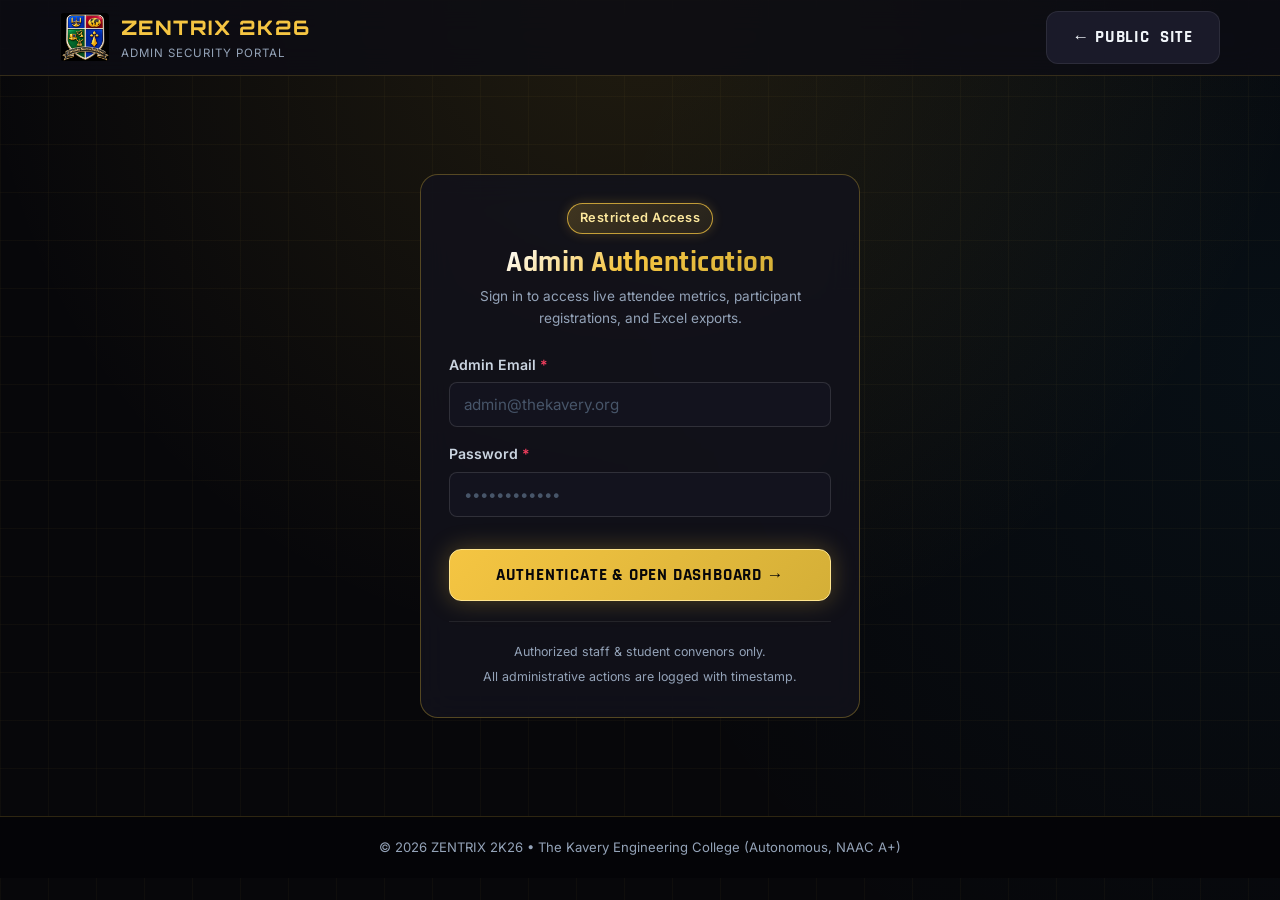
<file: admin-login.html>
<!DOCTYPE html>
<html lang="en">
<head>
  <meta charset="UTF-8">
  <meta name="viewport" content="width=device-width, initial-scale=1.0">
  <title>Admin Security Portal | ZENTRIX 2K26</title>
  <meta name="description" content="Symposium administrative authentication portal for ZENTRIX 2K26.">
  <link rel="stylesheet" href="css/style.css">
  <link rel="icon" type="image/png" href="assets/favicon.png">
</head>
<body>

  <!-- ================= NAVBAR ================= -->
  <header class="navbar">
    <div class="container navbar-inner">
      <a href="index.html" class="brand-wrap">
        <img src="assets/college-crest.png" alt="Crest" class="brand-crest">
        <div class="brand-info">
          <span class="brand-title">ZENTRIX 2K26</span>
          <span class="brand-sub">Admin Security Portal</span>
        </div>
      </a>
      <div class="nav-actions">
        <a href="index.html" class="btn btn-secondary">← Public<span class="desktop-only"> Site</span></a>
      </div>
    </div>
  </header>

  <!-- ================= AUTHENTICATION FORM ================= -->
  <main class="container section-padding" style="min-height: calc(100vh - 160px); display: flex; align-items: center; justify-content: center;">
    <div style="max-width: 440px; width: 100%;">
      
      <!-- Error Alert Banner -->
      <div id="login-error-banner" class="alert-banner alert-error" style="display: none;" role="alert">
        <span>⚠️</span>
        <div id="login-error-text">Invalid email or password.</div>
      </div>

      <div class="card card-glass" style="border-color: var(--gold-border);">
        <div style="text-align: center; margin-bottom: 24px;">
          <span class="badge badge-naac" style="margin-bottom: 12px;">Restricted Access</span>
          <h1 class="text-gold-gradient" style="font-size: 1.8rem; margin-bottom: 6px;">Admin Authentication</h1>
          <p class="text-muted" style="font-size: 0.85rem;">
            Sign in to access live attendee metrics, participant registrations, and Excel exports.
          </p>
        </div>

        <form id="admin-login-form" novalidate>
          <div class="form-group">
            <label class="form-label" for="admin-email">Admin Email <span class="req">*</span></label>
            <input type="email" id="admin-email" class="form-control" placeholder="admin@thekavery.org" required autocomplete="username">
          </div>

          <div class="form-group">
            <label class="form-label" for="admin-password">Password <span class="req">*</span></label>
            <input type="password" id="admin-password" class="form-control" placeholder="••••••••••••" required autocomplete="current-password">
          </div>

          <button type="submit" class="btn btn-primary" style="width: 100%; margin-top: 16px; padding: 14px;" id="login-submit-btn">
            Authenticate &amp; Open Dashboard →
          </button>
        </form>

        <div style="margin-top: 20px; padding-top: 16px; border-top: 1px solid rgba(255, 255, 255, 0.08); text-align: center;">
          <span class="text-muted" style="font-size: 0.78rem;">
            Authorized staff &amp; student convenors only.<br>
            All administrative actions are logged with timestamp.
          </span>
        </div>
      </div>
    </div>
  </main>

  <footer class="footer" style="padding: 20px 0; text-align: center; border-top: 1px solid rgba(212, 175, 55, 0.2);">
    <div class="container">
      <p class="text-muted" style="font-size: 0.82rem;">
        © 2026 ZENTRIX 2K26 • The Kavery Engineering College (Autonomous, NAAC A+)
      </p>
    </div>
  </footer>

  <script type="module" src="js/main.js"></script>
  <script type="module" src="js/admin.js"></script>
</body>
</html>
</file>
<file: css/style.css>
/* ==========================================================================
   ZENTRIX 2K26 — Official Design System
   The Kavery Engineering College (Autonomous, NAAC A+)
   Color Theme: Dark Space (#07070A), Cyber Gold (#F5C542 / #D4AF37), Metallic Silver
   ========================================================================== */

@import url('https://fonts.googleapis.com/css2?family=Inter:wght@300;400;500;600;700&family=Orbitron:wght@500;700;800;900&family=Rajdhani:wght@500;600;700&display=swap');

:root {
  /* Backgrounds */
  --bg-primary: #07070a;
  --bg-secondary: #0d0d14;
  --bg-surface: #13131e;
  --bg-surface-elevated: #1a1a29;
  --bg-card: rgba(18, 18, 28, 0.75);
  --bg-card-hover: rgba(26, 26, 40, 0.9);
  --bg-glass: rgba(13, 13, 20, 0.82);

  /* Gold Accents */
  --gold-primary: #F5C542;
  --gold-dark: #D4AF37;
  --gold-light: #FDE89D;
  --gold-glow: rgba(245, 197, 66, 0.28);
  --gold-glow-strong: rgba(245, 197, 66, 0.45);
  --gold-border: rgba(212, 175, 55, 0.35);
  --gold-border-bright: rgba(245, 197, 66, 0.75);

  /* Metallic Silver Accents */
  --silver-bright: #FFFFFF;
  --silver-light: #F1F5F9;
  --silver-mid: #CBD5E1;
  --silver-muted: #94A3B8;
  --silver-dark: #475569;
  --silver-border: rgba(203, 213, 225, 0.2);

  /* Functional Colors */
  --color-success: #10B981;
  --color-success-bg: rgba(16, 185, 129, 0.12);
  --color-error: #F43F5E;
  --color-error-bg: rgba(244, 63, 94, 0.12);
  --color-warning: #F59E0B;
  --color-warning-bg: rgba(245, 158, 11, 0.12);
  --color-info: #0EA5E9;

  /* Typography */
  --font-display: 'Orbitron', -apple-system, BlinkMacSystemFont, sans-serif;
  --font-heading: 'Rajdhani', -apple-system, BlinkMacSystemFont, sans-serif;
  --font-body: 'Inter', -apple-system, BlinkMacSystemFont, sans-serif;

  /* Elevation & Shadows */
  --shadow-sm: 0 2px 8px rgba(0, 0, 0, 0.4);
  --shadow-md: 0 4px 16px rgba(0, 0, 0, 0.55);
  --shadow-lg: 0 10px 30px rgba(0, 0, 0, 0.7);
  --shadow-gold: 0 0 24px var(--gold-glow);
  --shadow-gold-lg: 0 0 40px var(--gold-glow-strong);

  /* Transitions */
  --transition-fast: 0.15s ease;
  --transition-normal: 0.25s cubic-bezier(0.16, 1, 0.3, 1);
  --transition-slow: 0.4s cubic-bezier(0.16, 1, 0.3, 1);

  /* Layout */
  --container-max: 1200px;
  --header-height: 76px;
  --radius-sm: 8px;
  --radius-md: 12px;
  --radius-lg: 18px;
  --radius-xl: 24px;
}

/* ==========================================================================
   CSS Reset & Base
   ========================================================================== */
*, *::before, *::after {
  box-sizing: border-box;
  margin: 0;
  padding: 0;
}

html {
  scroll-behavior: smooth;
  color-scheme: dark;
  font-size: 16px;
}

body {
  font-family: var(--font-body);
  background-color: var(--bg-primary);
  color: var(--silver-light);
  line-height: 1.6;
  min-height: 100vh;
  overflow-x: hidden;
  position: relative;
  /* Cyber Circuit Grid Background */
  background-image: 
    radial-gradient(circle at 50% 0%, rgba(212, 175, 55, 0.12) 0%, transparent 60%),
    radial-gradient(circle at 100% 40%, rgba(14, 165, 233, 0.05) 0%, transparent 50%),
    linear-gradient(rgba(212, 175, 55, 0.04) 1px, transparent 1px),
    linear-gradient(90deg, rgba(212, 175, 55, 0.04) 1px, transparent 1px);
  background-size: 100% 100%, 100% 100%, 48px 48px, 48px 48px;
  background-attachment: fixed;
}

/* Scrollbar */
::-webkit-scrollbar {
  width: 10px;
  height: 10px;
}
::-webkit-scrollbar-track {
  background: var(--bg-primary);
}
::-webkit-scrollbar-thumb {
  background: #232336;
  border-radius: 5px;
  border: 2px solid var(--bg-primary);
}
::-webkit-scrollbar-thumb:hover {
  background: var(--gold-dark);
}

/* Links & Media */
a {
  color: inherit;
  text-decoration: none;
  transition: color var(--transition-fast);
}

img, svg {
  display: block;
  max-width: 100%;
  height: auto;
}

/* ==========================================================================
   Typography & Utilities
   ========================================================================== */
h1, h2, h3, h4, h5, h6 {
  font-family: var(--font-heading);
  font-weight: 700;
  color: var(--silver-bright);
  line-height: 1.2;
  letter-spacing: 0.5px;
}

.font-display {
  font-family: var(--font-display);
}

.text-gold {
  color: var(--gold-primary);
}

.text-gold-gradient {
  background: linear-gradient(135deg, #FFFFFF 0%, #F5C542 45%, #D4AF37 100%);
  -webkit-background-clip: text;
  background-clip: text;
  -webkit-text-fill-color: transparent;
  display: inline-block;
}

.text-silver-gradient {
  background: linear-gradient(135deg, #FFFFFF 0%, #CBD5E1 70%, #94A3B8 100%);
  -webkit-background-clip: text;
  background-clip: text;
  -webkit-text-fill-color: transparent;
  display: inline-block;
}

.text-muted {
  color: var(--silver-muted);
}

.container {
  width: 100%;
  max-width: var(--container-max);
  margin-left: auto;
  margin-right: auto;
  padding-left: 20px;
  padding-right: 20px;
}

.section-padding {
  padding: 80px 0;
}

.section-title-wrap {
  text-align: center;
  margin-bottom: 50px;
}

.section-subtitle {
  display: inline-flex;
  align-items: center;
  gap: 8px;
  text-transform: uppercase;
  letter-spacing: 2.5px;
  font-size: 0.85rem;
  font-weight: 700;
  color: var(--gold-primary);
  margin-bottom: 12px;
  padding: 4px 14px;
  border-radius: 999px;
  background: rgba(245, 197, 66, 0.1);
  border: 1px solid var(--gold-border);
}

.section-title {
  font-size: 2.5rem;
  margin-bottom: 16px;
}

.section-desc {
  color: var(--silver-muted);
  max-width: 650px;
  margin: 0 auto;
  font-size: 1.05rem;
}

/* ==========================================================================
   Badges & Tags
   ========================================================================== */
.badge {
  display: inline-flex;
  align-items: center;
  gap: 6px;
  padding: 4px 12px;
  border-radius: 999px;
  font-size: 0.8rem;
  font-weight: 600;
  letter-spacing: 0.5px;
}

.badge-naac {
  background: linear-gradient(135deg, rgba(245, 197, 66, 0.2), rgba(212, 175, 55, 0.1));
  border: 1px solid var(--gold-border-bright);
  color: var(--gold-light);
  box-shadow: 0 0 12px rgba(245, 197, 66, 0.2);
}

.badge-tech {
  background: rgba(14, 165, 233, 0.12);
  border: 1px solid rgba(14, 165, 233, 0.4);
  color: #38BDF8;
}

.badge-nontech {
  background: rgba(168, 85, 247, 0.12);
  border: 1px solid rgba(168, 85, 247, 0.4);
  color: #C084FC;
}

.badge-success {
  background: var(--color-success-bg);
  border: 1px solid rgba(16, 185, 129, 0.4);
  color: var(--color-success);
}

.badge-warning {
  background: var(--color-warning-bg);
  border: 1px solid rgba(245, 158, 11, 0.4);
  color: var(--color-warning);
}

/* ==========================================================================
   Buttons
   ========================================================================== */
.btn {
  display: inline-flex;
  align-items: center;
  justify-content: center;
  gap: 10px;
  font-family: var(--font-heading);
  font-size: 1.05rem;
  font-weight: 700;
  letter-spacing: 0.8px;
  padding: 12px 26px;
  border-radius: var(--radius-md);
  border: none;
  cursor: pointer;
  transition: all var(--transition-normal);
  text-transform: uppercase;
  user-select: none;
  position: relative;
  overflow: hidden;
}

.btn-primary {
  background: linear-gradient(135deg, #F5C542 0%, #D4AF37 100%);
  color: #07070A;
  box-shadow: var(--shadow-gold);
  border: 1px solid #FFE58F;
}

.btn-primary:hover:not(:disabled) {
  transform: translateY(-2px);
  box-shadow: var(--shadow-gold-lg);
  filter: brightness(1.08);
}

.btn-primary:active:not(:disabled) {
  transform: translateY(0);
}

.btn-primary:disabled {
  opacity: 0.45;
  cursor: not-allowed;
  filter: grayscale(0.5);
  box-shadow: none;
}

.btn-admin {
  background: rgba(30, 30, 46, 0.8);
  color: var(--silver-light);
  border: 1px solid var(--silver-border);
  font-size: 0.85rem;
  padding: 8px 16px;
  border-radius: var(--radius-sm);
  letter-spacing: 1px;
}

.btn-admin:hover {
  background: rgba(45, 45, 68, 0.95);
  border-color: var(--silver-muted);
  color: #FFFFFF;
}

.btn-outline {
  background: transparent;
  color: var(--gold-primary);
  border: 1px solid var(--gold-border-bright);
}

.btn-outline:hover {
  background: var(--gold-glow);
  color: #FFFFFF;
  border-color: var(--gold-primary);
}

.btn-secondary {
  background: var(--bg-surface-elevated);
  color: var(--silver-light);
  border: 1px solid rgba(255, 255, 255, 0.08);
}

.btn-secondary:hover {
  background: #252538;
  border-color: rgba(255, 255, 255, 0.18);
  color: #FFF;
}

.btn-danger {
  background: var(--color-error-bg);
  color: var(--color-error);
  border: 1px solid rgba(244, 63, 94, 0.4);
  padding: 8px 14px;
  font-size: 0.85rem;
}

.btn-danger:hover {
  background: var(--color-error);
  color: #FFF;
}

/* ==========================================================================
   Cards & Glass Surfaces
   ========================================================================== */
.card {
  background: var(--bg-card);
  backdrop-filter: blur(14px);
  -webkit-backdrop-filter: blur(14px);
  border: 1px solid var(--gold-border);
  border-radius: var(--radius-lg);
  padding: 28px;
  position: relative;
  transition: all var(--transition-normal);
  overflow: hidden;
}

.card:hover {
  border-color: var(--gold-border-bright);
  box-shadow: 0 8px 32px rgba(0, 0, 0, 0.6), 0 0 20px var(--gold-glow);
  transform: translateY(-4px);
}

.card-glass {
  background: rgba(18, 18, 28, 0.85);
  backdrop-filter: blur(16px);
  -webkit-backdrop-filter: blur(16px);
  border: 1px solid rgba(255, 255, 255, 0.08);
  border-radius: var(--radius-lg);
}

/* ==========================================================================
   Navbar
   ========================================================================== */
.navbar {
  position: sticky;
  top: 0;
  left: 0;
  width: 100%;
  z-index: 100;
  background: var(--bg-glass);
  backdrop-filter: blur(16px);
  -webkit-backdrop-filter: blur(16px);
  border-bottom: 1px solid rgba(212, 175, 55, 0.2);
  height: var(--header-height);
  display: flex;
  align-items: center;
  transition: all var(--transition-normal);
}

.navbar-inner {
  display: flex;
  align-items: center;
  justify-content: space-between;
  gap: 20px;
  width: 100%;
}

.brand-wrap {
  display: flex;
  align-items: center;
  gap: 12px;
}

.brand-crest {
  height: 48px;
  width: auto;
  border-radius: 4px;
}

.brand-info {
  display: flex;
  flex-direction: column;
}

.brand-title {
  font-family: var(--font-display);
  font-size: 1.25rem;
  font-weight: 800;
  letter-spacing: 1.5px;
  color: var(--gold-primary);
}

.brand-sub {
  font-size: 0.72rem;
  color: var(--silver-muted);
  text-transform: uppercase;
  letter-spacing: 1px;
}

.nav-links {
  display: flex;
  align-items: center;
  gap: 28px;
  list-style: none;
}

.nav-link {
  font-size: 0.95rem;
  font-weight: 600;
  color: var(--silver-mid);
  position: relative;
  padding: 6px 0;
}

.nav-link:hover, .nav-link.active {
  color: var(--gold-primary);
}

.nav-link::after {
  content: '';
  position: absolute;
  bottom: 0;
  left: 0;
  width: 0;
  height: 2px;
  background: var(--gold-primary);
  transition: width var(--transition-normal);
}

.nav-link:hover::after, .nav-link.active::after {
  width: 100%;
}

.nav-actions {
  display: flex;
  align-items: center;
  gap: 14px;
}

.nav-toggle {
  display: none;
  background: transparent;
  border: 1px solid var(--gold-border);
  color: var(--gold-primary);
  padding: 8px 12px;
  border-radius: var(--radius-sm);
  font-size: 1.2rem;
  cursor: pointer;
}

/* ==========================================================================
   Hero Section
   ========================================================================== */
.hero-section {
  position: relative;
  padding: 70px 0 90px;
  text-align: center;
  overflow: hidden;
}

.hero-college-strip {
  display: inline-flex;
  flex-wrap: wrap;
  align-items: center;
  justify-content: center;
  gap: 10px;
  background: rgba(19, 19, 30, 0.85);
  border: 1px solid var(--gold-border);
  padding: 8px 18px;
  border-radius: 999px;
  margin-bottom: 24px;
  backdrop-filter: blur(10px);
}

.college-name {
  font-weight: 700;
  font-size: 0.92rem;
  color: var(--silver-bright);
}

.dept-pill {
  color: var(--gold-primary);
  font-size: 0.82rem;
  font-weight: 600;
}

.hero-title {
  font-family: var(--font-display);
  font-size: clamp(2.8rem, 7vw, 5.2rem);
  font-weight: 900;
  letter-spacing: 3px;
  margin-bottom: 12px;
  line-height: 1.1;
  text-shadow: 0 0 40px rgba(245, 197, 66, 0.35);
}

.hero-theme {
  font-family: var(--font-heading);
  font-size: clamp(1.2rem, 2.5vw, 1.8rem);
  font-weight: 600;
  color: var(--silver-mid);
  letter-spacing: 2px;
  margin-bottom: 8px;
  text-transform: uppercase;
}

.hero-tagline {
  font-size: 1.05rem;
  color: var(--gold-light);
  letter-spacing: 1.5px;
  margin-bottom: 32px;
}

.hero-meta-bar {
  display: flex;
  flex-wrap: wrap;
  justify-content: center;
  align-items: center;
  gap: 20px;
  background: rgba(14, 14, 22, 0.7);
  border: 1px solid rgba(255, 255, 255, 0.08);
  border-radius: var(--radius-lg);
  padding: 16px 28px;
  max-width: 820px;
  margin: 0 auto 36px;
}

.meta-item {
  display: flex;
  align-items: center;
  gap: 10px;
  font-size: 0.95rem;
  color: var(--silver-light);
}

.meta-icon {
  color: var(--gold-primary);
  font-size: 1.2rem;
}

.meta-divider {
  width: 1px;
  height: 24px;
  background: rgba(255, 255, 255, 0.12);
}

/* ==========================================================================
   Countdown Component
   ========================================================================== */
.countdown-box {
  max-width: 680px;
  margin: 0 auto 20px;
  padding: 24px;
  border-radius: var(--radius-xl);
  background: rgba(15, 15, 24, 0.75);
  border: 1px solid var(--gold-border);
  box-shadow: 0 0 30px rgba(0, 0, 0, 0.5), inset 0 0 20px rgba(245, 197, 66, 0.05);
}

.countdown-label {
  font-size: 0.85rem;
  text-transform: uppercase;
  letter-spacing: 2px;
  color: var(--gold-light);
  margin-bottom: 16px;
  font-weight: 600;
}

.countdown-grid {
  display: grid;
  grid-template-columns: repeat(4, 1fr);
  gap: 12px;
}

.countdown-unit {
  background: var(--bg-surface-elevated);
  border: 1px solid rgba(212, 175, 55, 0.25);
  border-radius: var(--radius-md);
  padding: 14px 8px;
  display: flex;
  flex-direction: column;
  align-items: center;
  position: relative;
}

.countdown-val {
  font-family: var(--font-display);
  font-size: clamp(1.8rem, 3.8vw, 2.8rem);
  font-weight: 800;
  color: var(--gold-primary);
  line-height: 1;
  margin-bottom: 6px;
}

.countdown-text {
  font-size: 0.75rem;
  text-transform: uppercase;
  letter-spacing: 1.5px;
  color: var(--silver-muted);
}

/* ==========================================================================
   Big "Online Registration Closed" Hero Banner
   ========================================================================== */
.reg-closed-hero-box {
  width: 100%;
  max-width: 820px;
  margin: 20px auto 30px;
  padding: 24px 28px;
  background: linear-gradient(135deg, rgba(220, 38, 38, 0.22) 0%, rgba(26, 10, 14, 0.94) 50%, rgba(245, 158, 11, 0.14) 100%);
  border: 2px solid rgba(239, 68, 68, 0.75);
  border-radius: 20px;
  box-shadow: 0 0 35px rgba(239, 68, 68, 0.35), inset 0 0 20px rgba(239, 68, 68, 0.12);
  text-align: center;
  backdrop-filter: blur(14px);
  -webkit-backdrop-filter: blur(14px);
  animation: closedBannerPulse 2.8s ease-in-out infinite alternate;
  position: relative;
  overflow: hidden;
}

@keyframes closedBannerPulse {
  0% {
    box-shadow: 0 0 25px rgba(239, 68, 68, 0.25), inset 0 0 15px rgba(239, 68, 68, 0.08);
    border-color: rgba(239, 68, 68, 0.6);
  }
  100% {
    box-shadow: 0 0 45px rgba(239, 68, 68, 0.55), 0 0 20px rgba(245, 158, 11, 0.25), inset 0 0 25px rgba(239, 68, 68, 0.16);
    border-color: rgba(239, 68, 68, 0.95);
  }
}

.reg-closed-badge {
  display: inline-flex;
  align-items: center;
  gap: 8px;
  background: rgba(239, 68, 68, 0.28);
  border: 1px solid rgba(239, 68, 68, 0.65);
  color: #FCA5A5;
  font-size: 0.78rem;
  font-weight: 800;
  letter-spacing: 1.5px;
  text-transform: uppercase;
  padding: 5px 16px;
  border-radius: 999px;
  margin-bottom: 12px;
}

.closed-pulse-dot {
  width: 9px;
  height: 9px;
  border-radius: 50%;
  background: #EF4444;
  box-shadow: 0 0 10px #EF4444;
  animation: pulseDot 1.2s infinite;
}

@keyframes pulseDot {
  0%, 100% { opacity: 1; transform: scale(1); }
  50% { opacity: 0.35; transform: scale(0.75); }
}

.reg-closed-heading {
  font-family: var(--font-heading, 'Cinzel', serif);
  font-size: clamp(1.65rem, 4vw, 2.6rem);
  font-weight: 900;
  letter-spacing: 1.5px;
  text-transform: uppercase;
  margin: 0 0 10px;
  line-height: 1.2;
  color: #FFFFFF;
  text-shadow: 0 0 24px rgba(239, 68, 68, 0.8), 0 2px 4px rgba(0, 0, 0, 0.9);
  display: flex;
  align-items: center;
  justify-content: center;
  gap: 12px;
  flex-wrap: wrap;
}

.reg-closed-heading .closed-icon {
  font-size: 1.6rem;
  line-height: 1;
}

.reg-closed-subtext {
  color: #FEE2E2;
  font-size: 1.05rem;
  font-weight: 500;
  margin: 0 auto 16px;
  max-width: 620px;
  line-height: 1.5;
}

.reg-closed-onspot-card {
  background: rgba(15, 7, 9, 0.78);
  border: 1px solid rgba(245, 197, 66, 0.45);
  border-radius: 14px;
  padding: 14px 20px;
  margin-top: 14px;
}

.onspot-card-badge {
  display: inline-block;
  background: linear-gradient(135deg, #F59E0B 0%, #D97706 100%);
  color: #111827;
  font-weight: 800;
  font-size: 0.82rem;
  letter-spacing: 0.8px;
  text-transform: uppercase;
  padding: 4px 14px;
  border-radius: 6px;
  margin-bottom: 8px;
}

.onspot-card-text {
  color: var(--silver-light, #E2E8F0);
  font-size: 0.95rem;
  margin: 0;
  line-height: 1.5;
}

.onspot-highlight {
  display: block;
  color: #FDE68A;
  font-weight: 700;
  font-size: 1.05rem;
  margin-top: 4px;
}

.onspot-warn {
  display: block;
  color: #F87171;
  font-weight: 600;
  font-size: 0.88rem;
  margin-top: 4px;
}

/* ==========================================================================
   Registration Deadline Elements
   ========================================================================== */
.countdown-deadline-pill {
  display: inline-flex;
  align-items: center;
  justify-content: center;
  flex-wrap: wrap;
  gap: 16px;
  background: rgba(245, 197, 66, 0.08);
  border: 1px solid var(--gold-border-bright);
  box-shadow: 0 0 25px rgba(245, 197, 66, 0.15), inset 0 0 15px rgba(245, 197, 66, 0.05);
  border-radius: 999px;
  padding: 10px 24px;
  margin: 0 auto 30px;
  font-size: 0.95rem;
  color: var(--silver-light);
  backdrop-filter: blur(12px);
  -webkit-backdrop-filter: blur(12px);
  animation: deadlineGlow 3s ease-in-out infinite alternate;
  width: fit-content;
  max-width: 95%;
}

.deadline-pill-group {
  display: inline-flex;
  align-items: center;
  gap: 8px;
  flex-wrap: wrap;
  justify-content: center;
}

.deadline-pill-divider {
  width: 1px;
  height: 22px;
  background: rgba(245, 197, 66, 0.35);
}

.deadline-onspot-group {
  display: inline-flex;
  align-items: center;
  gap: 8px;
  flex-wrap: wrap;
  justify-content: center;
}

.onspot-pill-icon {
  font-size: 1.1rem;
  line-height: 1;
}

.onspot-pill-label {
  color: #FDE68A;
  font-weight: 600;
  font-size: 0.92rem;
}

.onspot-pill-badge {
  background: linear-gradient(135deg, #F59E0B 0%, #DC2626 100%);
  color: #FFFFFF;
  font-size: 0.72rem;
  font-weight: 700;
  text-transform: uppercase;
  letter-spacing: 0.8px;
  padding: 3px 10px;
  border-radius: 999px;
  box-shadow: 0 0 12px rgba(245, 158, 11, 0.5);
  white-space: nowrap;
}

@keyframes deadlineGlow {
  0% {
    box-shadow: 0 0 15px rgba(245, 197, 66, 0.12);
    border-color: rgba(212, 175, 55, 0.4);
  }
  100% {
    box-shadow: 0 0 30px rgba(245, 197, 66, 0.35);
    border-color: rgba(245, 197, 66, 0.85);
  }
}

.countdown-deadline-pill .deadline-pill-icon {
  font-size: 1.15rem;
  line-height: 1;
}

.countdown-deadline-pill .deadline-pill-label {
  color: var(--silver-mid);
  font-weight: 500;
}

.countdown-deadline-pill .deadline-pill-date {
  color: var(--gold-primary);
  font-family: var(--font-heading);
  font-size: 1.2rem;
  font-weight: 700;
  letter-spacing: 0.5px;
}

.countdown-deadline-pill .deadline-pill-time {
  color: var(--silver-muted);
  font-size: 0.82rem;
}

.countdown-deadline-pill .deadline-pill-badge {
  background: linear-gradient(135deg, #EF4444 0%, #DC2626 100%);
  color: #FFFFFF;
  font-size: 0.72rem;
  font-weight: 700;
  text-transform: uppercase;
  letter-spacing: 1px;
  padding: 3px 10px;
  border-radius: 999px;
  box-shadow: 0 0 10px rgba(239, 68, 68, 0.5);
}

/* Pulsing Beacon */
.pulse-beacon {
  position: relative;
  width: 10px;
  height: 10px;
  display: inline-flex;
  align-items: center;
  justify-content: center;
}

.beacon-dot {
  width: 8px;
  height: 8px;
  background-color: #EF4444;
  border-radius: 50%;
}

.beacon-ring {
  position: absolute;
  width: 18px;
  height: 18px;
  border-radius: 50%;
  border: 2px solid #EF4444;
  animation: beaconPulse 1.8s cubic-bezier(0.24, 0, 0.38, 1) infinite;
  opacity: 0.8;
}

@keyframes beaconPulse {
  0% {
    transform: scale(0.6);
    opacity: 0.9;
  }
  100% {
    transform: scale(1.8);
    opacity: 0;
  }
}

/* Registration Page Top Alert Banner */
.reg-deadline-alert {
  max-width: 820px;
  margin: 0 auto 32px;
  background: linear-gradient(135deg, rgba(245, 197, 66, 0.12) 0%, rgba(22, 19, 13, 0.9) 50%, rgba(15, 15, 24, 0.96) 100%);
  border: 1px solid var(--gold-border-bright);
  border-radius: var(--radius-lg);
  padding: 16px 24px;
  box-shadow: 0 4px 24px rgba(0, 0, 0, 0.45), 0 0 25px rgba(245, 197, 66, 0.15);
  backdrop-filter: blur(14px);
  -webkit-backdrop-filter: blur(14px);
}

.reg-deadline-inner {
  display: flex;
  align-items: center;
  gap: 16px;
  flex-wrap: wrap;
}

.reg-deadline-badge-wrap {
  display: inline-flex;
  align-items: center;
  gap: 8px;
  background: rgba(239, 68, 68, 0.15);
  border: 1px solid rgba(239, 68, 68, 0.4);
  padding: 6px 14px;
  border-radius: 999px;
  flex-shrink: 0;
}

.reg-deadline-tag {
  color: #F87171;
  font-size: 0.76rem;
  font-weight: 700;
  letter-spacing: 1.2px;
}

.reg-deadline-message {
  font-size: 0.98rem;
  color: var(--silver-light);
  line-height: 1.45;
}

.text-gold-bright {
  color: var(--gold-primary);
  font-weight: 700;
  text-shadow: 0 0 12px rgba(245, 197, 66, 0.4);
}

.reg-deadline-note {
  color: var(--silver-muted);
  font-size: 0.84rem;
  margin-left: 4px;
}

.reg-deadline-row {
  margin-bottom: 8px;
}

.reg-onspot-row {
  display: flex;
  align-items: center;
  gap: 10px;
  flex-wrap: wrap;
  padding-top: 8px;
  border-top: 1px dashed rgba(245, 197, 66, 0.2);
  font-size: 0.92rem;
  color: var(--silver-light);
}

.onspot-chip {
  background: rgba(245, 158, 11, 0.18);
  border: 1px solid rgba(245, 158, 11, 0.45);
  color: #FBBF24;
  font-size: 0.72rem;
  font-weight: 700;
  letter-spacing: 0.8px;
  padding: 3px 10px;
  border-radius: 999px;
  text-transform: uppercase;
  flex-shrink: 0;
}

.onspot-detail {
  line-height: 1.4;
}

.onspot-alert-text {
  color: #F87171;
  font-weight: 700;
  text-shadow: 0 0 8px rgba(239, 68, 68, 0.4);
}

/* ==========================================================================
   About Section
   ========================================================================== */
.about-grid {
  display: grid;
  grid-template-columns: 1.2fr 0.8fr;
  gap: 40px;
  align-items: center;
}

.about-text p {
  color: var(--silver-mid);
  font-size: 1.05rem;
  line-height: 1.8;
  margin-bottom: 20px;
}

.about-highlights {
  display: grid;
  grid-template-columns: repeat(2, 1fr);
  gap: 16px;
  margin-top: 28px;
}

.highlight-item {
  display: flex;
  align-items: flex-start;
  gap: 12px;
  background: var(--bg-surface);
  border: 1px solid rgba(255, 255, 255, 0.08);
  border-radius: var(--radius-md);
  padding: 14px;
}

.highlight-icon {
  font-size: 1.4rem;
  color: var(--gold-primary);
}

.highlight-text strong {
  display: block;
  font-size: 0.95rem;
  color: var(--silver-bright);
}

.highlight-text span {
  font-size: 0.8rem;
  color: var(--silver-muted);
}

.stats-grid {
  display: grid;
  grid-template-columns: repeat(2, 1fr);
  gap: 18px;
}

.stat-card {
  background: var(--bg-card);
  border: 1px solid var(--gold-border);
  border-radius: var(--radius-lg);
  padding: 24px;
  text-align: center;
  backdrop-filter: blur(12px);
  transition: all var(--transition-normal);
}

.stat-card:hover {
  border-color: var(--gold-primary);
  box-shadow: 0 0 20px var(--gold-glow);
  transform: translateY(-4px);
}

.stat-number {
  font-family: var(--font-display);
  font-size: 2.2rem;
  font-weight: 800;
  color: var(--gold-primary);
  line-height: 1;
  margin-bottom: 8px;
}

.stat-label {
  font-size: 0.82rem;
  text-transform: uppercase;
  letter-spacing: 1px;
  color: var(--silver-mid);
  font-weight: 600;
}

/* ==========================================================================
   Events Section
   ========================================================================== */
.events-category-grid {
  display: grid;
  grid-template-columns: repeat(2, 1fr);
  gap: 32px;
}

.event-col-header {
  display: flex;
  align-items: center;
  justify-content: space-between;
  margin-bottom: 20px;
  padding-bottom: 12px;
  border-bottom: 1px solid rgba(255, 255, 255, 0.1);
}

.event-col-title {
  font-size: 1.4rem;
  display: flex;
  align-items: center;
  gap: 10px;
}

.event-list {
  display: flex;
  flex-direction: column;
  gap: 16px;
}

.event-card {
  padding: 20px;
  display: flex;
  gap: 18px;
  align-items: flex-start;
  border: 1px solid rgba(212, 175, 55, 0.2);
  border-radius: var(--radius-md);
  background: var(--bg-card);
  transition: all var(--transition-normal);
}

.event-card:hover {
  transform: translateX(4px);
  border-color: var(--gold-primary);
  background: var(--bg-card-hover);
}

.event-icon-box {
  width: 48px;
  height: 48px;
  border-radius: var(--radius-md);
  background: rgba(245, 197, 66, 0.1);
  border: 1px solid var(--gold-border);
  display: flex;
  align-items: center;
  justify-content: center;
  font-size: 1.4rem;
  color: var(--gold-primary);
  flex-shrink: 0;
}

.event-details {
  flex: 1;
}

.event-name {
  font-size: 1.2rem;
  font-weight: 700;
  margin-bottom: 4px;
  color: var(--silver-bright);
}

.event-desc {
  font-size: 0.9rem;
  color: var(--silver-muted);
  line-height: 1.4;
}

/* ==========================================================================
   Perks Section
   ========================================================================== */
.perks-grid {
  display: grid;
  grid-template-columns: repeat(3, 1fr);
  gap: 24px;
}

.perk-card {
  text-align: center;
  padding: 36px 24px;
  border-radius: var(--radius-lg);
}

.perk-icon {
  width: 72px;
  height: 72px;
  margin: 0 auto 20px;
  border-radius: 50%;
  background: radial-gradient(circle, rgba(245, 197, 66, 0.25) 0%, rgba(19, 19, 30, 0.8) 100%);
  border: 2px solid var(--gold-primary);
  display: flex;
  align-items: center;
  justify-content: center;
  font-size: 2rem;
  color: var(--gold-primary);
  box-shadow: 0 0 20px var(--gold-glow);
}

.perk-title {
  font-size: 1.35rem;
  margin-bottom: 10px;
}

.perk-desc {
  color: var(--silver-muted);
  font-size: 0.92rem;
}

/* ==========================================================================
   Footer
   ========================================================================== */
.footer {
  background: #040407;
  border-top: 1px solid rgba(212, 175, 55, 0.2);
  padding: 60px 0 30px;
  position: relative;
}

.footer-grid {
  display: grid;
  grid-template-columns: 2fr 1fr 1.5fr;
  gap: 40px;
  margin-bottom: 40px;
}

.footer-brand h3 {
  font-family: var(--font-display);
  font-size: 1.5rem;
  color: var(--gold-primary);
  margin-bottom: 10px;
}

.footer-address {
  font-size: 0.9rem;
  color: var(--silver-muted);
  line-height: 1.6;
  margin-bottom: 16px;
}

.footer-qr-card {
  background: var(--bg-surface);
  border: 1px solid var(--gold-border);
  border-radius: var(--radius-md);
  padding: 16px;
  display: inline-flex;
  align-items: center;
  gap: 16px;
}

.footer-qr-img {
  width: 90px;
  height: 90px;
  border-radius: var(--radius-sm);
  background: #fff;
  padding: 4px;
}

.footer-links h4, .footer-contact h4 {
  font-size: 1.15rem;
  color: var(--silver-bright);
  margin-bottom: 16px;
  border-left: 3px solid var(--gold-primary);
  padding-left: 8px;
}

.footer-link-list {
  list-style: none;
  display: flex;
  flex-direction: column;
  gap: 10px;
}

.footer-link-list a:hover {
  color: var(--gold-primary);
  padding-left: 4px;
}

.footer-bottom {
  text-align: center;
  padding-top: 24px;
  border-top: 1px solid rgba(255, 255, 255, 0.06);
  color: var(--silver-dark);
  font-size: 0.85rem;
}

/* ==========================================================================
   Forms & Controls
   ========================================================================== */
.form-container {
  max-width: 820px;
  margin: 30px auto 60px;
}

.form-section {
  margin-bottom: 32px;
  padding-bottom: 24px;
  border-bottom: 1px solid rgba(255, 255, 255, 0.08);
}

.form-section:last-child {
  border-bottom: none;
}

.form-section-title {
  font-size: 1.3rem;
  color: var(--gold-primary);
  margin-bottom: 18px;
  display: flex;
  align-items: center;
  gap: 10px;
}

.form-grid-2 {
  display: grid;
  grid-template-columns: repeat(2, 1fr);
  gap: 18px;
}

.form-grid-3 {
  display: grid;
  grid-template-columns: repeat(3, 1fr);
  gap: 16px;
}

.form-group {
  display: flex;
  flex-direction: column;
  gap: 6px;
  margin-bottom: 16px;
}

.form-label {
  font-size: 0.88rem;
  font-weight: 600;
  color: var(--silver-mid);
}

.form-label .req {
  color: var(--color-error);
}

.form-control {
  width: 100%;
  background: var(--bg-surface);
  border: 1px solid rgba(255, 255, 255, 0.12);
  border-radius: var(--radius-sm);
  color: var(--silver-bright);
  font-family: var(--font-body);
  font-size: 0.95rem;
  padding: 12px 14px;
  transition: all var(--transition-fast);
}

.form-control:focus {
  outline: none;
  border-color: var(--gold-primary);
  box-shadow: 0 0 12px var(--gold-glow);
  background: var(--bg-surface-elevated);
}

.form-control::placeholder {
  color: var(--silver-dark);
}

select.form-control {
  cursor: pointer;
}

.form-hint {
  font-size: 0.78rem;
  color: var(--silver-muted);
}

.field-error {
  font-size: 0.8rem;
  color: var(--color-error);
  display: none;
}

.has-error .field-error {
  display: block;
}

.has-error .form-control {
  border-color: var(--color-error);
  box-shadow: 0 0 10px rgba(244, 63, 94, 0.25);
}

/* Radio Cards (Event Selection) */
.radio-cards-grid {
  display: grid;
  grid-template-columns: repeat(2, 1fr);
  gap: 14px;
}

.radio-card {
  position: relative;
  cursor: pointer;
}

.radio-card input[type="radio"] {
  position: absolute;
  opacity: 0;
  pointer-events: none;
}

.radio-card-content {
  background: var(--bg-surface);
  border: 1px solid rgba(255, 255, 255, 0.1);
  border-radius: var(--radius-md);
  padding: 16px;
  transition: all var(--transition-fast);
  display: flex;
  align-items: center;
  gap: 12px;
}

.radio-card input:checked + .radio-card-content {
  background: rgba(245, 197, 66, 0.1);
  border-color: var(--gold-primary);
  box-shadow: 0 0 16px var(--gold-glow);
}

.radio-card-circle {
  width: 18px;
  height: 18px;
  border-radius: 50%;
  border: 2px solid var(--silver-muted);
  flex-shrink: 0;
  position: relative;
}

.radio-card input:checked + .radio-card-content .radio-card-circle {
  border-color: var(--gold-primary);
}

.radio-card input:checked + .radio-card-content .radio-card-circle::after {
  content: '';
  position: absolute;
  top: 3px;
  left: 3px;
  width: 8px;
  height: 8px;
  border-radius: 50%;
  background: var(--gold-primary);
}

/* Radio Cards (Non-Technical Single Choice) */
.radio-card-nontech {
  position: relative;
  cursor: pointer;
}

.radio-card-nontech input[type="radio"] {
  position: absolute;
  opacity: 0;
  pointer-events: none;
}

.radio-card-nontech .radio-card-content {
  background: var(--bg-surface);
  border: 1px solid rgba(255, 255, 255, 0.1);
  border-radius: var(--radius-md);
  padding: 16px;
  transition: all var(--transition-fast);
  display: flex;
  align-items: center;
  gap: 12px;
}

.radio-card-nontech input:checked + .radio-card-content {
  background: rgba(168, 85, 247, 0.12);
  border-color: #C084FC;
  box-shadow: 0 0 16px rgba(168, 85, 247, 0.25);
}

.radio-card-nontech .radio-card-circle {
  width: 18px;
  height: 18px;
  border-radius: 50%;
  border: 2px solid var(--silver-muted);
  flex-shrink: 0;
  position: relative;
}

.radio-card-nontech input:checked + .radio-card-content .radio-card-circle {
  border-color: #C084FC;
}

.radio-card-nontech input:checked + .radio-card-content .radio-card-circle::after {
  content: '';
  position: absolute;
  top: 3px;
  left: 3px;
  width: 8px;
  height: 8px;
  border-radius: 50%;
  background: #C084FC;
}

/* Checkbox Cards (Non-Technical Events) */
.checkbox-cards-grid {
  display: grid;
  grid-template-columns: repeat(2, 1fr);
  gap: 14px;
}

.checkbox-card {
  position: relative;
  cursor: pointer;
}

.checkbox-card input[type="checkbox"] {
  position: absolute;
  opacity: 0;
  pointer-events: none;
}

.checkbox-card-content {
  background: var(--bg-surface);
  border: 1px solid rgba(255, 255, 255, 0.1);
  border-radius: var(--radius-md);
  padding: 16px;
  transition: all var(--transition-fast);
  display: flex;
  align-items: center;
  gap: 12px;
}

.checkbox-card input:checked + .checkbox-card-content {
  background: rgba(168, 85, 247, 0.12);
  border-color: #C084FC;
  box-shadow: 0 0 16px rgba(168, 85, 247, 0.25);
}

.checkbox-card-box {
  width: 20px;
  height: 20px;
  border-radius: 4px;
  border: 2px solid var(--silver-muted);
  flex-shrink: 0;
  position: relative;
  display: flex;
  align-items: center;
  justify-content: center;
}

.checkbox-card input:checked + .checkbox-card-content .checkbox-card-box {
  border-color: #C084FC;
  background: #A855F7;
}

.checkbox-card input:checked + .checkbox-card-content .checkbox-card-box::after {
  content: '✓';
  color: #FFFFFF;
  font-size: 13px;
  font-weight: bold;
  line-height: 1;
}

/* File Upload Dropzone */
.upload-dropzone {
  border: 2px dashed var(--gold-border);
  border-radius: var(--radius-md);
  background: rgba(19, 19, 30, 0.6);
  padding: 24px;
  text-align: center;
  cursor: pointer;
  transition: all var(--transition-normal);
  position: relative;
}

.upload-dropzone:hover, .upload-dropzone.dragover {
  border-color: var(--gold-primary);
  background: rgba(245, 197, 66, 0.05);
  box-shadow: 0 0 16px var(--gold-glow);
}

.upload-dropzone input[type="file"] {
  position: absolute;
  inset: 0;
  opacity: 0;
  cursor: pointer;
  width: 100%;
  height: 100%;
}

.upload-preview-wrap {
  display: none;
  align-items: center;
  gap: 16px;
  background: var(--bg-surface-elevated);
  border: 1px solid var(--gold-border);
  border-radius: var(--radius-md);
  padding: 12px;
  margin-top: 12px;
}

.upload-preview-img {
  width: 70px;
  height: 70px;
  object-fit: cover;
  border-radius: var(--radius-sm);
  border: 1px solid rgba(255, 255, 255, 0.1);
}


/* Dynamic Team Rows */
.team-member-row {
  background: var(--bg-surface);
  border: 1px solid rgba(255, 255, 255, 0.08);
  border-radius: var(--radius-md);
  padding: 14px;
  margin-bottom: 12px;
  display: grid;
  grid-template-columns: 2fr 1.5fr 1fr auto;
  gap: 12px;
  align-items: center;
  animation: fadeIn 0.25s ease-out;
}

@keyframes fadeIn {
  from { opacity: 0; transform: translateY(-6px); }
  to { opacity: 1; transform: translateY(0); }
}

/* Live Payment Calculation Summary */
.payment-summary-card {
  background: linear-gradient(135deg, rgba(245, 197, 66, 0.12) 0%, rgba(19, 19, 30, 0.95) 100%);
  border: 1px solid var(--gold-border-bright);
  border-radius: var(--radius-lg);
  padding: 24px;
  margin: 24px 0;
  display: flex;
  justify-content: space-between;
  align-items: center;
}

.amount-label {
  font-size: 0.95rem;
  color: var(--silver-light);
}

.amount-breakdown {
  font-size: 0.82rem;
  color: var(--silver-muted);
}

.amount-value {
  font-family: var(--font-display);
  font-size: 2.2rem;
  font-weight: 800;
  color: var(--gold-primary);
}

/* Payment QR Display */
.payment-qr-wrap {
  display: flex;
  flex-wrap: wrap;
  gap: 24px;
  align-items: center;
  background: var(--bg-surface);
  border: 1px solid rgba(255, 255, 255, 0.08);
  border-radius: var(--radius-lg);
  padding: 20px;
  margin-bottom: 24px;
}

.payment-qr-img {
  width: 170px;
  height: 170px;
  border-radius: var(--radius-md);
  background: #FFF;
  padding: 6px;
  object-fit: contain;
  border: 2px solid var(--gold-primary);
}

.upi-copy-box {
  display: inline-flex;
  align-items: center;
  gap: 10px;
  background: rgba(0, 0, 0, 0.35);
  padding: 8px 14px;
  border-radius: var(--radius-sm);
  border: 1px dashed var(--gold-border);
  width: fit-content;
  max-width: 100%;
}

/* Alert / Banner */
.alert-banner {
  padding: 14px 18px;
  border-radius: var(--radius-md);
  margin-bottom: 20px;
  font-size: 0.92rem;
  display: flex;
  align-items: center;
  gap: 12px;
}

.alert-error {
  background: var(--color-error-bg);
  border: 1px solid var(--color-error);
  color: #FDA4AF;
}

.alert-success {
  background: var(--color-success-bg);
  border: 1px solid var(--color-success);
  color: #6EE7B7;
}

/* Toast Notification */
.toast-container {
  position: fixed;
  bottom: 24px;
  right: 24px;
  z-index: 9999;
  display: flex;
  flex-direction: column;
  gap: 10px;
}

.toast {
  background: var(--bg-surface-elevated);
  border: 1px solid var(--gold-border);
  color: var(--silver-bright);
  padding: 14px 20px;
  border-radius: var(--radius-md);
  box-shadow: var(--shadow-lg);
  display: flex;
  align-items: center;
  gap: 12px;
  min-width: 280px;
  animation: slideIn 0.3s cubic-bezier(0.16, 1, 0.3, 1);
}

@keyframes slideIn {
  from { transform: translateX(100%); opacity: 0; }
  to { transform: translateX(0); opacity: 1; }
}

/* ==========================================================================
   Table Styling (Admin & Lists)
   ========================================================================== */
.table-responsive {
  width: 100%;
  overflow-x: auto;
  -webkit-overflow-scrolling: touch;
  border-radius: var(--radius-md);
  border: 1px solid rgba(255, 255, 255, 0.08);
}

#filter-bar-grid {
  display: grid;
  grid-template-columns: 1.8fr 1.1fr 1.1fr 0.9fr 0.9fr auto;
  gap: 14px;
  align-items: center;
}

.data-table {
  width: 100%;
  border-collapse: collapse;
  font-size: 0.9rem;
  text-align: left;
}

.data-table th {
  background: #11111B;
  color: var(--gold-light);
  font-family: var(--font-heading);
  font-weight: 700;
  letter-spacing: 0.8px;
  padding: 14px 16px;
  border-bottom: 1px solid var(--gold-border);
  white-space: nowrap;
}

.data-table td {
  padding: 14px 16px;
  border-bottom: 1px solid rgba(255, 255, 255, 0.05);
  color: var(--silver-mid);
  white-space: nowrap;
}

.data-table tbody tr {
  transition: background var(--transition-fast);
  cursor: pointer;
}

.data-table tbody tr:hover {
  background: rgba(245, 197, 66, 0.06);
}

/* Detail Modal */
.modal-backdrop {
  position: fixed;
  inset: 0;
  background: rgba(0, 0, 0, 0.85);
  backdrop-filter: blur(8px);
  z-index: 1000;
  display: none;
  align-items: center;
  justify-content: center;
  padding: 20px;
}

.modal-backdrop.open {
  display: flex;
}

.modal-content {
  background: var(--bg-surface);
  border: 1px solid var(--gold-border-bright);
  border-radius: var(--radius-xl);
  max-width: 650px;
  width: 100%;
  max-height: 90vh;
  overflow-y: auto;
  padding: 32px;
  box-shadow: 0 0 50px rgba(0, 0, 0, 0.8);
  position: relative;
}

.modal-close {
  position: absolute;
  top: 20px;
  right: 20px;
  background: transparent;
  border: none;
  color: var(--silver-muted);
  font-size: 1.5rem;
  cursor: pointer;
  line-height: 1;
}

.modal-close:hover {
  color: var(--gold-primary);
}

/* ==========================================================================
   Responsive Breakpoints & Mobile Optimization
   ========================================================================== */
.mobile-only {
  display: none !important;
}

@keyframes slideDownNav {
  from {
    opacity: 0;
    transform: translateY(-10px);
  }
  to {
    opacity: 1;
    transform: translateY(0);
  }
}

@media (max-width: 1024px) {
  .about-grid {
    grid-template-columns: 1fr;
    gap: 32px;
  }
  .events-category-grid {
    grid-template-columns: 1fr;
  }
  .perks-grid {
    grid-template-columns: 1fr;
  }
  .footer-grid {
    grid-template-columns: 1fr 1fr;
  }
}

@media (max-width: 900px) {
  #filter-bar-grid {
    grid-template-columns: 1fr 1fr;
    gap: 10px;
  }
  #filter-bar-grid > div:first-child {
    grid-column: span 2;
  }
  #filter-bar-grid > button {
    grid-column: span 2;
  }
}

@media (max-width: 768px) {
  :root {
    --header-height: 64px;
  }

  /* Utility display classes */
  .desktop-only {
    display: none !important;
  }
  .mobile-only {
    display: block !important;
  }

  /* Mobile Spacing & Clean Container */
  .container {
    padding-left: 14px;
    padding-right: 14px;
  }
  .card {
    padding: 20px 14px;
    border-radius: var(--radius-md);
  }
  .section-padding {
    padding: 44px 0;
  }
  .section-title {
    font-size: 2rem;
  }
  .section-desc {
    font-size: 0.95rem;
    padding: 0 6px;
  }

  /* Compact Clean Mobile Navbar */
  .navbar-inner {
    gap: 8px;
    padding: 0 4px;
  }
  .brand-wrap {
    gap: 8px;
    min-width: 0;
    flex: 1;
  }
  .brand-crest {
    height: 34px;
  }
  .brand-title {
    font-size: 1.05rem;
    letter-spacing: 0.8px;
    white-space: nowrap;
    overflow: hidden;
    text-overflow: ellipsis;
  }
  .brand-sub {
    display: none;
  }
  .nav-actions {
    gap: 6px;
    order: 2;
    margin-left: auto;
  }
  .nav-actions .btn-admin {
    display: none; /* Safely placed inside mobile drawer */
  }
  .nav-actions .btn-primary {
    padding: 7px 12px;
    font-size: 0.82rem;
    white-space: nowrap;
  }
  .nav-actions .btn-secondary {
    padding: 6px 12px;
    font-size: 0.82rem;
    white-space: nowrap;
  }
  .nav-toggle {
    display: flex;
    align-items: center;
    justify-content: center;
    order: 3;
    padding: 6px 10px;
    font-size: 1.2rem;
    border-radius: var(--radius-sm);
    min-width: 38px;
    min-height: 38px;
    background: rgba(255, 255, 255, 0.05);
    border: 1px solid var(--gold-border);
  }
  .nav-links {
    display: none;
    position: absolute;
    top: var(--header-height);
    left: 0;
    width: 100%;
    background: rgba(10, 10, 16, 0.98);
    backdrop-filter: blur(20px);
    -webkit-backdrop-filter: blur(20px);
    border-bottom: 1px solid var(--gold-border);
    flex-direction: column;
    padding: 20px 18px;
    gap: 12px;
    box-shadow: 0 16px 36px rgba(0, 0, 0, 0.85);
    animation: slideDownNav 0.22s ease-out;
  }
  .nav-links.open {
    display: flex;
  }
  .nav-link {
    font-size: 1.05rem;
    padding: 10px 0;
    border-bottom: 1px solid rgba(255, 255, 255, 0.05);
    width: 100%;
    display: block;
  }

  /* Prevent iOS Safari input auto-zoom (font-size >= 16px) & enhance touch tap targets */
  .form-control, select.form-control, textarea.form-control {
    font-size: 16px !important;
    padding: 11px 12px;
  }
  .form-grid-2, .form-grid-3, .radio-cards-grid {
    grid-template-columns: 1fr;
    gap: 12px;
  }
  .radio-card, .radio-card-nontech {
    grid-column: span 1 !important;
    padding: 14px;
  }
  .radio-card-content {
    gap: 10px;
  }

  /* Dynamic Team Member Rows */
  .team-member-row {
    grid-template-columns: 1fr;
    gap: 10px;
    padding: 14px 12px;
  }
  .team-member-row button.remove-member-btn {
    width: 100%;
    justify-content: center;
    padding: 8px 12px;
    margin-top: 4px;
  }

  /* Payment QR Code Box */
  .payment-qr-wrap {
    flex-direction: column;
    text-align: center;
    align-items: center;
    gap: 16px;
    padding: 18px 14px;
  }
  .payment-qr-img {
    width: 160px;
    height: 160px;
    margin: 0 auto;
  }
  .upi-copy-box {
    margin: 0 auto;
  }

  /* Payment Live Summary Card */
  .payment-summary-card {
    flex-direction: column;
    text-align: center;
    gap: 14px;
    padding: 18px 14px;
  }
  .payment-summary-card > div:last-child {
    text-align: center !important;
  }

  /* Hero Section on Mobile */
  .hero-section {
    padding: 34px 0 46px;
  }
  .hero-college-strip {
    border-radius: var(--radius-md);
    padding: 8px 12px;
    gap: 6px;
    font-size: 0.8rem;
  }
  .hero-title {
    font-size: 2.6rem;
    letter-spacing: 2px;
  }
  .hero-theme {
    font-size: 1.1rem;
    letter-spacing: 0.8px;
  }
  .hero-meta-bar {
    flex-direction: column;
    gap: 10px;
    padding: 14px 16px;
    max-width: 100%;
  }
  .meta-divider {
    display: none;
  }
  .meta-item {
    font-size: 0.9rem;
    justify-content: center;
    text-align: center;
  }

  /* Countdown Component */
  .countdown-box {
    padding: 16px 12px;
    margin-bottom: 16px;
  }
  .countdown-grid {
    gap: 8px;
  }
  .countdown-unit {
    padding: 10px 4px;
  }
  .countdown-val {
    font-size: 1.65rem;
  }
  .countdown-text {
    font-size: 0.68rem;
    letter-spacing: 0.8px;
  }

  .reg-closed-hero-box {
    padding: 18px 16px;
    margin: 16px auto 24px;
    border-radius: 14px;
  }
  .reg-closed-heading {
    font-size: 1.45rem;
    gap: 6px;
  }
  .reg-closed-heading .closed-icon {
    font-size: 1.3rem;
  }
  .reg-closed-subtext {
    font-size: 0.92rem;
  }
  .onspot-card-text {
    font-size: 0.88rem;
  }

  .countdown-deadline-pill {
    padding: 12px 16px;
    margin-bottom: 24px;
    font-size: 0.88rem;
    gap: 10px;
    text-align: center;
    border-radius: var(--radius-md);
    flex-direction: column;
  }
  .deadline-pill-group,
  .deadline-onspot-group {
    justify-content: center;
  }
  .deadline-pill-divider {
    width: 100%;
    height: 1px;
    background: rgba(245, 197, 66, 0.2);
  }
  .countdown-deadline-pill .deadline-pill-date {
    font-size: 1.05rem;
  }
  .reg-deadline-alert {
    padding: 14px 16px;
    margin-bottom: 24px;
  }
  .reg-deadline-inner {
    flex-direction: column;
    align-items: flex-start;
    gap: 10px;
  }
  .reg-onspot-row {
    flex-direction: column;
    align-items: flex-start;
    gap: 6px;
  }

  /* About & Highlights */
  .about-highlights {
    grid-template-columns: 1fr;
    gap: 10px;
  }
  .stats-grid {
    grid-template-columns: 1fr 1fr;
    gap: 10px;
  }
  .stat-card {
    padding: 16px 10px;
  }
  .stat-number {
    font-size: 1.8rem;
  }

  /* Events & Perks */
  .event-card {
    padding: 15px 12px;
    gap: 12px;
  }
  .event-icon-box {
    width: 42px;
    height: 42px;
    font-size: 1.25rem;
  }
  .event-name {
    font-size: 1.1rem;
  }
  .perk-card {
    padding: 24px 16px;
  }

  /* Footer */
  .footer-grid {
    grid-template-columns: 1fr;
    gap: 28px;
  }
  .footer-qr-card {
    display: flex;
    flex-direction: column;
    align-items: center;
    text-align: center;
    gap: 12px;
  }

  /* Admin Dashboard Mobile */
  .admin-header-actions {
    gap: 6px;
  }
  .admin-header-actions .btn {
    padding: 6px 10px;
    font-size: 0.78rem;
  }
  .modal-backdrop {
    padding: 12px;
  }
  .modal-content {
    padding: 20px 14px;
    max-height: 88vh;
    border-radius: var(--radius-lg);
  }
  .modal-lead-grid {
    grid-template-columns: 1fr !important;
    gap: 8px !important;
  }
}

@media (max-width: 560px) {
  #filter-bar-grid {
    grid-template-columns: 1fr;
    gap: 8px;
  }
  #filter-bar-grid > div:first-child,
  #filter-bar-grid > button {
    grid-column: span 1;
  }
}

@media (max-width: 480px) {
  .section-title {
    font-size: 1.85rem;
  }
  .hero-title {
    font-size: 2.3rem;
    letter-spacing: 1.2px;
  }
  .hero-theme {
    font-size: 1rem;
  }
  .stats-grid {
    grid-template-columns: 1fr 1fr;
    gap: 8px;
  }
  .hero-actions-wrap {
    flex-direction: column !important;
    width: 100%;
  }
  .hero-actions-wrap .btn {
    width: 100%;
    justify-content: center;
  }
}

@media (max-width: 375px) {
  .countdown-grid {
    grid-template-columns: repeat(2, 1fr);
    gap: 8px;
  }
  .countdown-val {
    font-size: 1.5rem;
  }
  .stats-grid {
    grid-template-columns: 1fr;
  }
  .brand-title {
    font-size: 0.98rem;
  }
}
</file>
